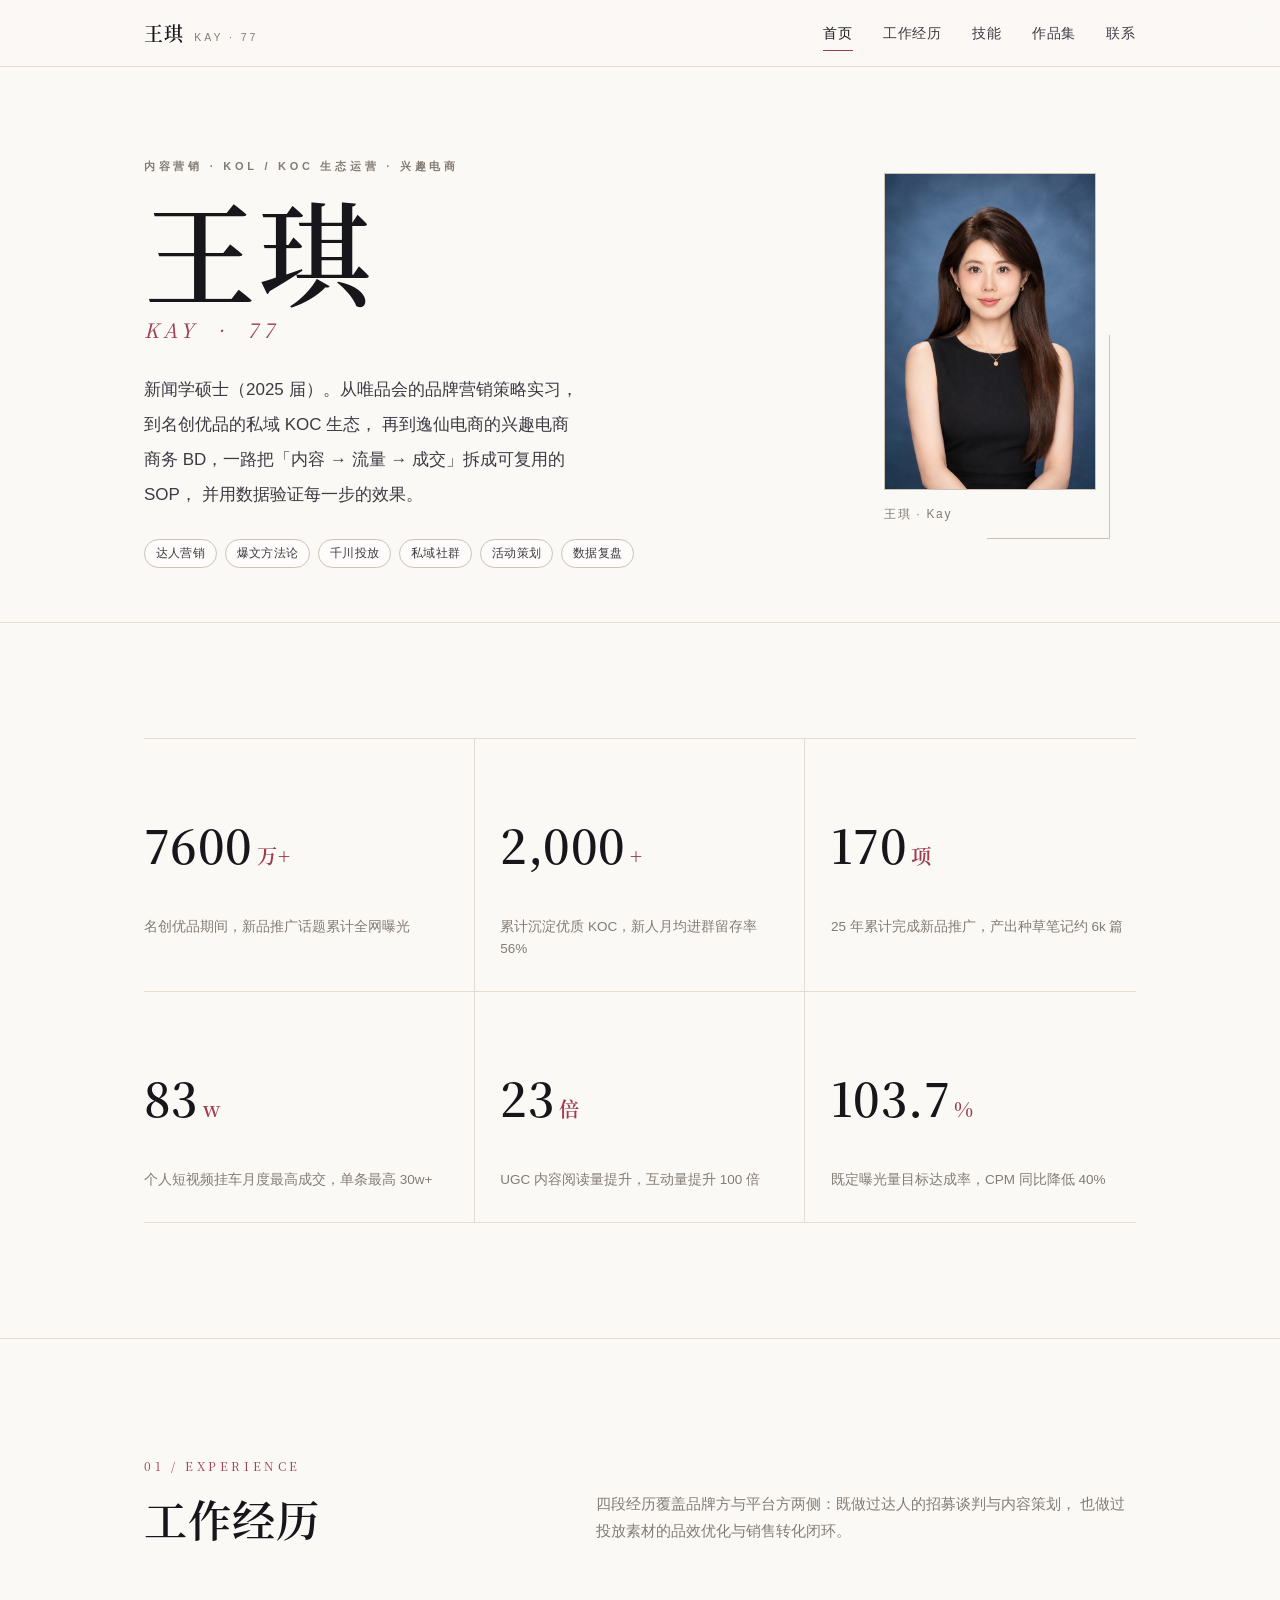
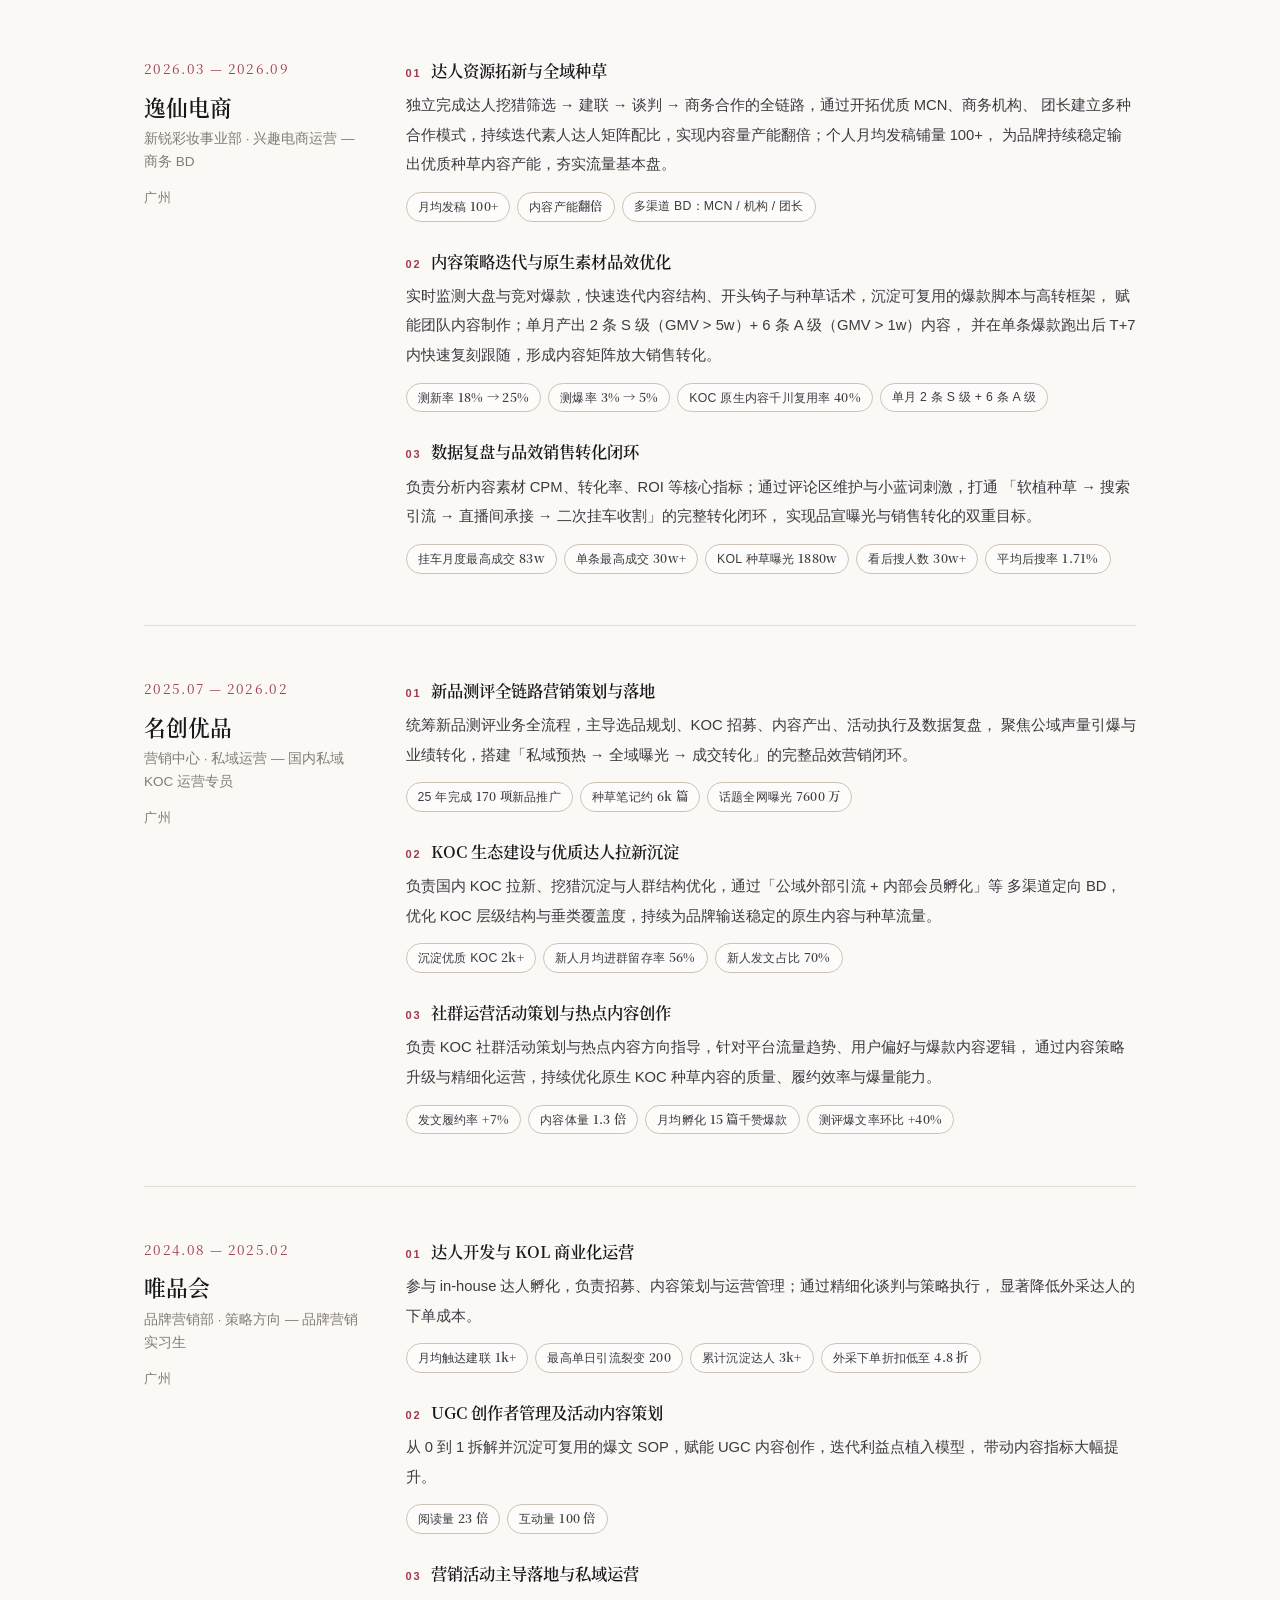
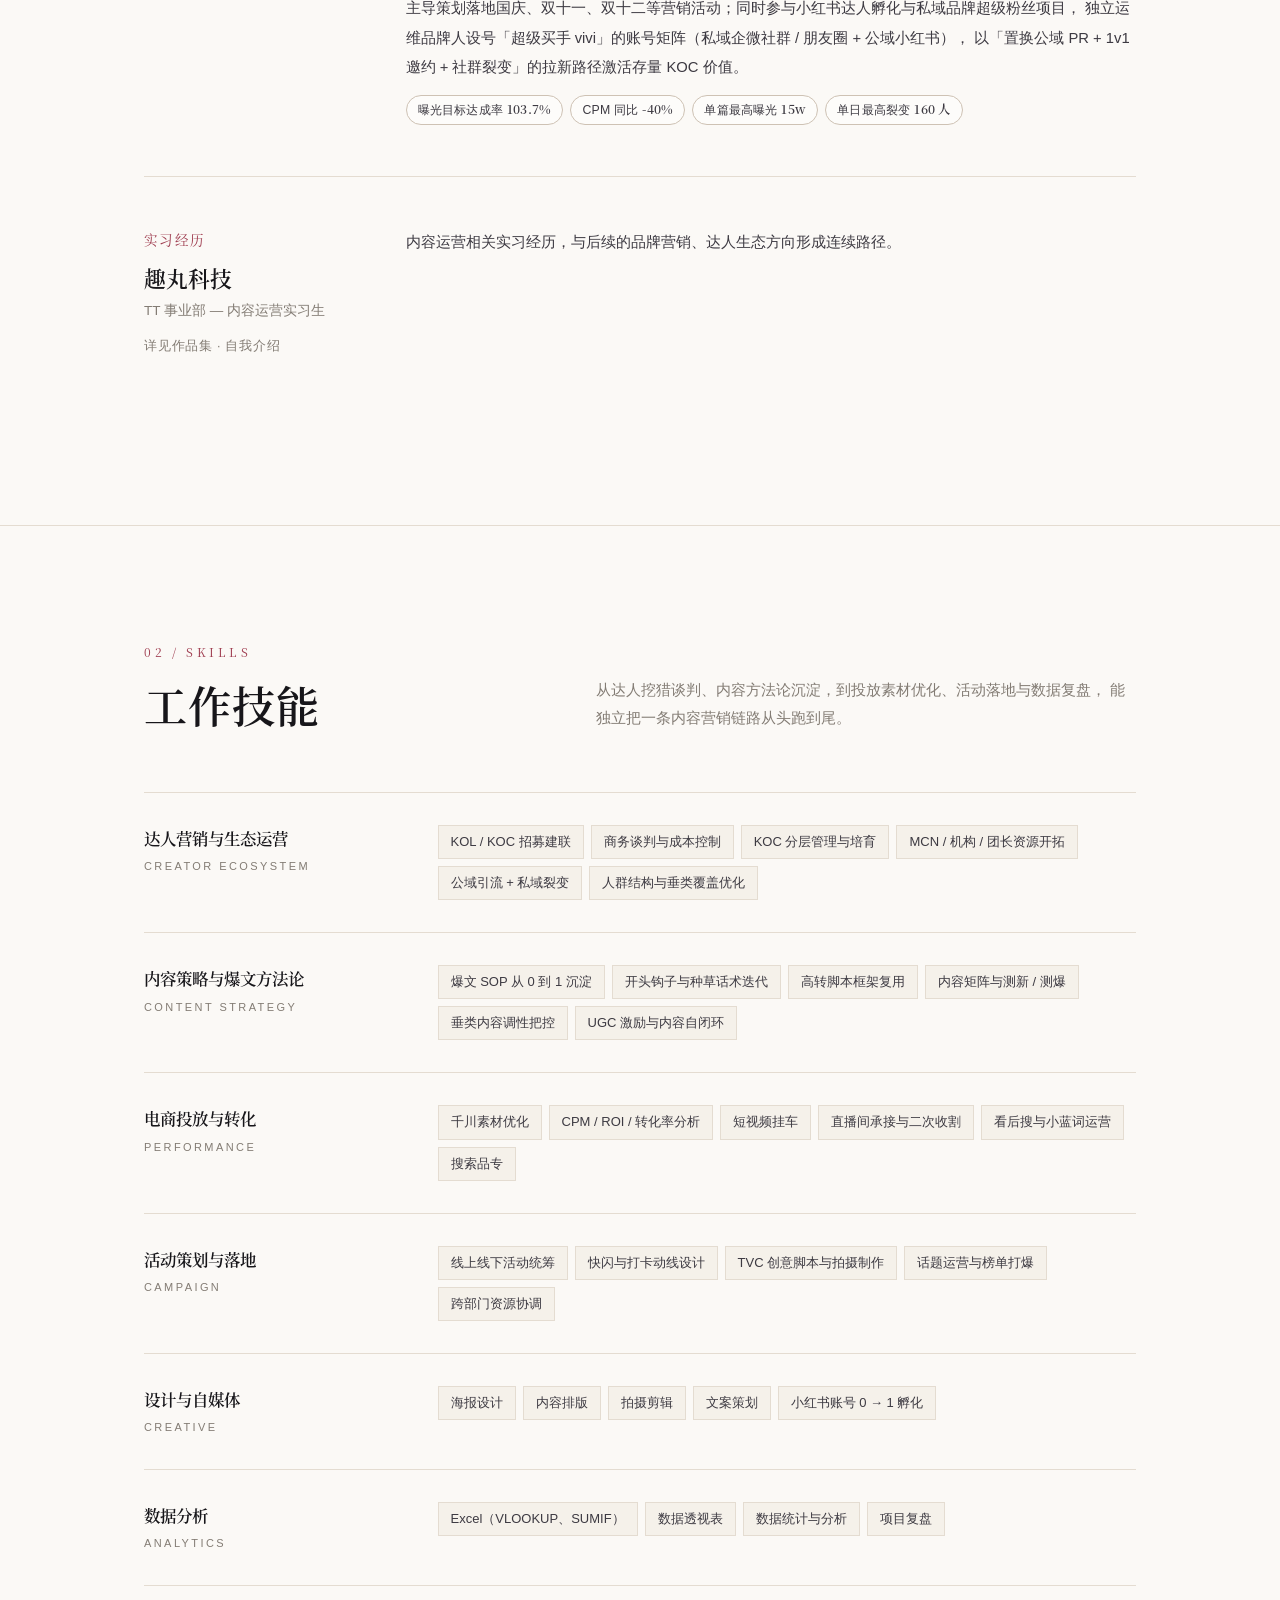
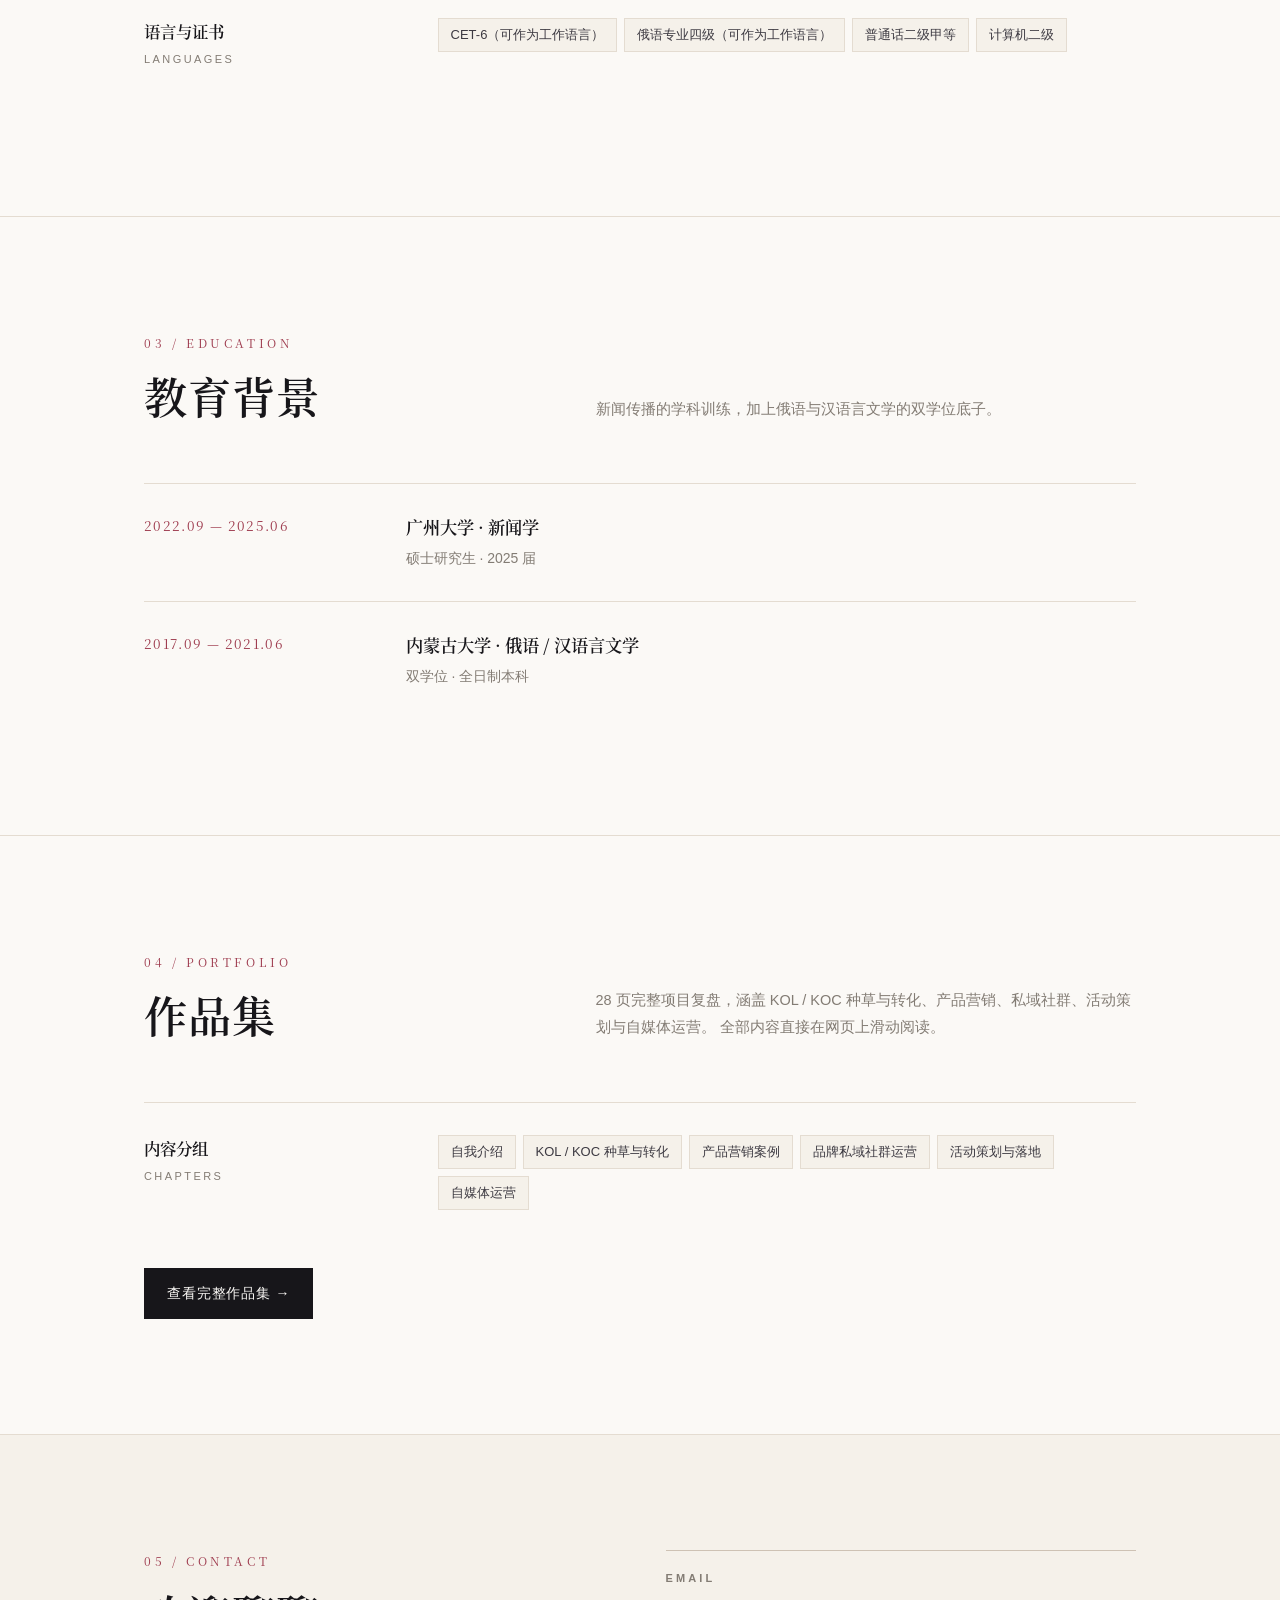
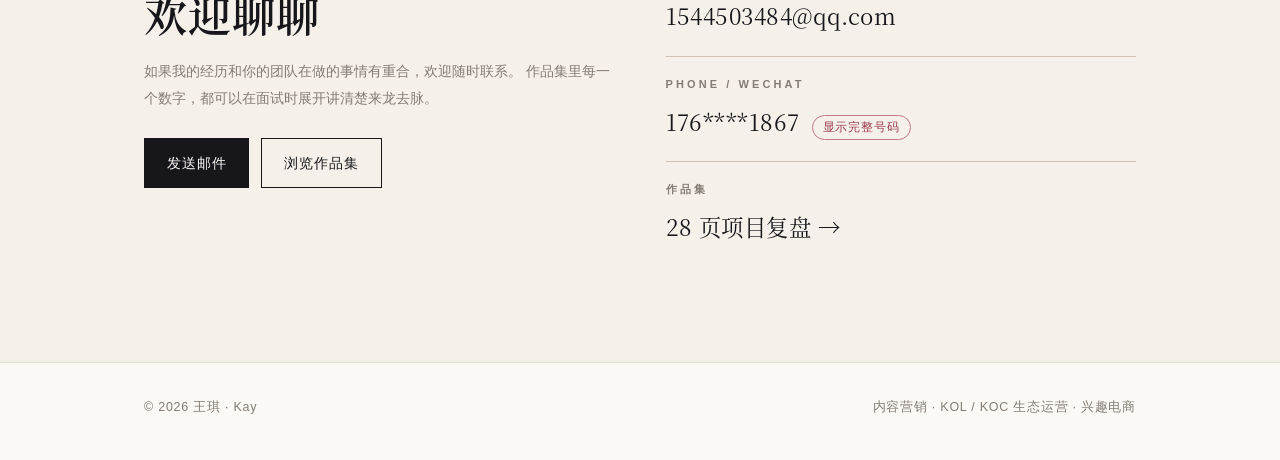
<file: index.html>
<!doctype html>
<html lang="zh-CN">
<head>
<meta charset="utf-8">
<meta name="viewport" content="width=device-width, initial-scale=1, viewport-fit=cover">
<title>王琪 Kay · 内容营销 / KOL-KOC 生态运营 / 兴趣电商</title>
<meta name="description" content="王琪（Kay）的个人网站：内容营销与达人生态运营。品牌营销策略、私域 KOC 生态、兴趣电商商务 BD 与投放转化，附完整作品集。">
<meta name="author" content="王琪 Kay">
<meta name="theme-color" content="#fbf9f6">
<meta name="color-scheme" content="light">
<!-- iOS 会把 176-2081-1867 这类数字自动变成拨号链接，绕过页面上的打码按钮 -->
<meta name="format-detection" content="telephone=no">
<meta name="apple-mobile-web-app-capable" content="yes">
<meta name="apple-mobile-web-app-status-bar-style" content="default">
<meta name="apple-mobile-web-app-title" content="王琪 Kay">
<meta name="mobile-web-app-capable" content="yes">
<link rel="icon" href="assets/favicon.svg" type="image/svg+xml">
<link rel="apple-touch-icon" href="assets/favicon.svg">
<link rel="stylesheet" href="css/style.css">
</head>
<body>
<a class="skip-link" href="#main">跳到主要内容</a>

<header class="site-header">
  <div class="wrap">
    <a class="brand" href="index.html">王琪 <small>Kay · 77</small></a>
    <nav class="site-nav" aria-label="主导航">
      <a href="index.html" aria-current="page">首页</a>
      <a href="#experience">工作经历</a>
      <a href="#skills">技能</a>
      <a href="portfolio.html">作品集</a>
      <a href="#contact">联系</a>
    </nav>
  </div>
</header>

<main id="main">

  <!-- ============================== Hero ============================== -->
  <section class="hero">
    <div class="wrap hero-grid">
      <div>
        <p class="eyebrow">内容营销 · KOL / KOC 生态运营 · 兴趣电商</p>
        <h1 class="hero-name">王琪</h1>
        <p class="hero-latin">KAY &nbsp;·&nbsp; 77</p>
        <p class="hero-lede">
          新闻学硕士（2025 届）。从唯品会的品牌营销策略实习，到名创优品的私域 KOC 生态，
          再到逸仙电商的兴趣电商商务 BD，一路把「内容 → 流量 → 成交」拆成可复用的 SOP，
          并用数据验证每一步的效果。
        </p>
        <div class="hero-tags">
          <span class="metric">达人营销</span>
          <span class="metric">爆文方法论</span>
          <span class="metric">千川投放</span>
          <span class="metric">私域社群</span>
          <span class="metric">活动策划</span>
          <span class="metric">数据复盘</span>
        </div>
      </div>
      <figure class="hero-portrait">
        <img src="assets/portrait.jpg" width="615" height="922" alt="王琪（Kay）的照片">
        <figcaption>王琪 · Kay</figcaption>
      </figure>
    </div>
  </section>

  <!-- ============================== 数据 ============================== -->
  <section class="section" aria-label="关键数据">
    <div class="wrap">
      <div class="stats">
        <div class="stat reveal">
          <p class="stat-num">7600<em>万+</em></p>
          <p class="stat-label">名创优品期间，新品推广话题累计全网曝光</p>
        </div>
        <div class="stat reveal">
          <p class="stat-num">2,000<em>+</em></p>
          <p class="stat-label">累计沉淀优质 KOC，新人月均进群留存率 56%</p>
        </div>
        <div class="stat reveal">
          <p class="stat-num">170<em>项</em></p>
          <p class="stat-label">25 年累计完成新品推广，产出种草笔记约 6k 篇</p>
        </div>
        <div class="stat reveal">
          <p class="stat-num">83<em>w</em></p>
          <p class="stat-label">个人短视频挂车月度最高成交，单条最高 30w+</p>
        </div>
        <div class="stat reveal">
          <p class="stat-num">23<em>倍</em></p>
          <p class="stat-label">UGC 内容阅读量提升，互动量提升 100 倍</p>
        </div>
        <div class="stat reveal">
          <p class="stat-num">103.7<em>%</em></p>
          <p class="stat-label">既定曝光量目标达成率，CPM 同比降低 40%</p>
        </div>
      </div>
    </div>
  </section>

  <!-- ============================ 工作经历 ============================ -->
  <section class="section" id="experience">
    <div class="wrap">
      <div class="section-head">
        <div>
          <span class="section-index">01 / EXPERIENCE</span>
          <h2 class="section-title">工作经历</h2>
        </div>
        <p class="section-note">
          四段经历覆盖品牌方与平台方两侧：既做过达人的招募谈判与内容策划，
          也做过投放素材的品效优化与销售转化闭环。
        </p>
      </div>

      <!-- 逸仙电商 -->
      <article class="job reveal">
        <div>
          <p class="job-when">2026.03 — 2026.09</p>
          <h3 class="job-company">逸仙电商</h3>
          <p class="job-role">新锐彩妆事业部 · 兴趣电商运营 — 商务 BD</p>
          <p class="job-where">广州</p>
        </div>
        <div class="duties">
          <div class="duty">
            <h4 class="duty-title"><span>01</span>达人资源拓新与全域种草</h4>
            <p class="duty-body">
              独立完成达人挖猎筛选 → 建联 → 谈判 → 商务合作的全链路，通过开拓优质 MCN、商务机构、
              团长建立多种合作模式，持续迭代素人达人矩阵配比，实现内容量产能翻倍；个人月均发稿铺量 100+，
              为品牌持续稳定输出优质种草内容产能，夯实流量基本盘。
            </p>
            <div class="metrics">
              <span class="metric">月均发稿 <strong>100+</strong></span>
              <span class="metric">内容产能<strong>翻倍</strong></span>
              <span class="metric">多渠道 BD：MCN / 机构 / 团长</span>
            </div>
          </div>
          <div class="duty">
            <h4 class="duty-title"><span>02</span>内容策略迭代与原生素材品效优化</h4>
            <p class="duty-body">
              实时监测大盘与竞对爆款，快速迭代内容结构、开头钩子与种草话术，沉淀可复用的爆款脚本与高转框架，
              赋能团队内容制作；单月产出 2 条 S 级（GMV &gt; 5w）+ 6 条 A 级（GMV &gt; 1w）内容，
              并在单条爆款跑出后 T+7 内快速复刻跟随，形成内容矩阵放大销售转化。
            </p>
            <div class="metrics">
              <span class="metric">测新率 <strong>18% → 25%</strong></span>
              <span class="metric">测爆率 <strong>3% → 5%</strong></span>
              <span class="metric">KOC 原生内容千川复用率 <strong>40%</strong></span>
              <span class="metric">单月 2 条 S 级 + 6 条 A 级</span>
            </div>
          </div>
          <div class="duty">
            <h4 class="duty-title"><span>03</span>数据复盘与品效销售转化闭环</h4>
            <p class="duty-body">
              负责分析内容素材 CPM、转化率、ROI 等核心指标；通过评论区维护与小蓝词刺激，打通
              「软植种草 → 搜索引流 → 直播间承接 → 二次挂车收割」的完整转化闭环，
              实现品宣曝光与销售转化的双重目标。
            </p>
            <div class="metrics">
              <span class="metric">挂车月度最高成交 <strong>83w</strong></span>
              <span class="metric">单条最高成交 <strong>30w+</strong></span>
              <span class="metric">KOL 种草曝光 <strong>1880w</strong></span>
              <span class="metric">看后搜人数 <strong>30w+</strong></span>
              <span class="metric">平均后搜率 <strong>1.71%</strong></span>
            </div>
          </div>
        </div>
      </article>

      <!-- 名创优品 -->
      <article class="job reveal">
        <div>
          <p class="job-when">2025.07 — 2026.02</p>
          <h3 class="job-company">名创优品</h3>
          <p class="job-role">营销中心 · 私域运营 — 国内私域 KOC 运营专员</p>
          <p class="job-where">广州</p>
        </div>
        <div class="duties">
          <div class="duty">
            <h4 class="duty-title"><span>01</span>新品测评全链路营销策划与落地</h4>
            <p class="duty-body">
              统筹新品测评业务全流程，主导选品规划、KOC 招募、内容产出、活动执行及数据复盘，
              聚焦公域声量引爆与业绩转化，搭建「私域预热 → 全域曝光 → 成交转化」的完整品效营销闭环。
            </p>
            <div class="metrics">
              <span class="metric">25 年完成 <strong>170 项</strong>新品推广</span>
              <span class="metric">种草笔记约 <strong>6k 篇</strong></span>
              <span class="metric">话题全网曝光 <strong>7600 万</strong></span>
            </div>
          </div>
          <div class="duty">
            <h4 class="duty-title"><span>02</span>KOC 生态建设与优质达人拉新沉淀</h4>
            <p class="duty-body">
              负责国内 KOC 拉新、挖猎沉淀与人群结构优化，通过「公域外部引流 + 内部会员孵化」等
              多渠道定向 BD，优化 KOC 层级结构与垂类覆盖度，持续为品牌输送稳定的原生内容与种草流量。
            </p>
            <div class="metrics">
              <span class="metric">沉淀优质 KOC <strong>2k+</strong></span>
              <span class="metric">新人月均进群留存率 <strong>56%</strong></span>
              <span class="metric">新人发文占比 <strong>70%</strong></span>
            </div>
          </div>
          <div class="duty">
            <h4 class="duty-title"><span>03</span>社群运营活动策划与热点内容创作</h4>
            <p class="duty-body">
              负责 KOC 社群活动策划与热点内容方向指导，针对平台流量趋势、用户偏好与爆款内容逻辑，
              通过内容策略升级与精细化运营，持续优化原生 KOC 种草内容的质量、履约效率与爆量能力。
            </p>
            <div class="metrics">
              <span class="metric">发文履约率 <strong>+7%</strong></span>
              <span class="metric">内容体量 <strong>1.3 倍</strong></span>
              <span class="metric">月均孵化 <strong>15 篇</strong>千赞爆款</span>
              <span class="metric">测评爆文率环比 <strong>+40%</strong></span>
            </div>
          </div>
        </div>
      </article>

      <!-- 唯品会 -->
      <article class="job reveal">
        <div>
          <p class="job-when">2024.08 — 2025.02</p>
          <h3 class="job-company">唯品会</h3>
          <p class="job-role">品牌营销部 · 策略方向 — 品牌营销实习生</p>
          <p class="job-where">广州</p>
        </div>
        <div class="duties">
          <div class="duty">
            <h4 class="duty-title"><span>01</span>达人开发与 KOL 商业化运营</h4>
            <p class="duty-body">
              参与 in-house 达人孵化，负责招募、内容策划与运营管理；通过精细化谈判与策略执行，
              显著降低外采达人的下单成本。
            </p>
            <div class="metrics">
              <span class="metric">月均触达建联 <strong>1k+</strong></span>
              <span class="metric">最高单日引流裂变 <strong>200</strong></span>
              <span class="metric">累计沉淀达人 <strong>3k+</strong></span>
              <span class="metric">外采下单折扣低至 <strong>4.8 折</strong></span>
            </div>
          </div>
          <div class="duty">
            <h4 class="duty-title"><span>02</span>UGC 创作者管理及活动内容策划</h4>
            <p class="duty-body">
              从 0 到 1 拆解并沉淀可复用的爆文 SOP，赋能 UGC 内容创作，迭代利益点植入模型，
              带动内容指标大幅提升。
            </p>
            <div class="metrics">
              <span class="metric">阅读量 <strong>23 倍</strong></span>
              <span class="metric">互动量 <strong>100 倍</strong></span>
            </div>
          </div>
          <div class="duty">
            <h4 class="duty-title"><span>03</span>营销活动主导落地与私域运营</h4>
            <p class="duty-body">
              主导策划落地国庆、双十一、双十二等营销活动；同时参与小红书达人孵化与私域品牌超级粉丝项目，
              独立运维品牌人设号「超级买手 vivi」的账号矩阵（私域企微社群 / 朋友圈 + 公域小红书），
              以「置换公域 PR + 1v1 邀约 + 社群裂变」的拉新路径激活存量 KOC 价值。
            </p>
            <div class="metrics">
              <span class="metric">曝光目标达成率 <strong>103.7%</strong></span>
              <span class="metric">CPM 同比 <strong>-40%</strong></span>
              <span class="metric">单篇最高曝光 <strong>15w</strong></span>
              <span class="metric">单日最高裂变 <strong>160 人</strong></span>
            </div>
          </div>
        </div>
      </article>

      <!-- 其他 -->
      <article class="job reveal">
        <div>
          <p class="job-when">实习经历</p>
          <h3 class="job-company">趣丸科技</h3>
          <p class="job-role">TT 事业部 — 内容运营实习生</p>
          <p class="job-where">详见作品集 · 自我介绍</p>
        </div>
        <div class="duties">
          <div class="duty">
            <p class="duty-body">
              内容运营相关实习经历，与后续的品牌营销、达人生态方向形成连续路径。
            </p>
          </div>
        </div>
      </article>
    </div>
  </section>

  <!-- ============================== 技能 ============================== -->
  <section class="section" id="skills">
    <div class="wrap">
      <div class="section-head">
        <div>
          <span class="section-index">02 / SKILLS</span>
          <h2 class="section-title">工作技能</h2>
        </div>
        <p class="section-note">
          从达人挖猎谈判、内容方法论沉淀，到投放素材优化、活动落地与数据复盘，
          能独立把一条内容营销链路从头跑到尾。
        </p>
      </div>

      <div class="skill-row reveal">
        <h3 class="skill-name">达人营销与生态运营<small>Creator Ecosystem</small></h3>
        <div class="tags">
          <span class="tag">KOL / KOC 招募建联</span>
          <span class="tag">商务谈判与成本控制</span>
          <span class="tag">KOC 分层管理与培育</span>
          <span class="tag">MCN / 机构 / 团长资源开拓</span>
          <span class="tag">公域引流 + 私域裂变</span>
          <span class="tag">人群结构与垂类覆盖优化</span>
        </div>
      </div>

      <div class="skill-row reveal">
        <h3 class="skill-name">内容策略与爆文方法论<small>Content Strategy</small></h3>
        <div class="tags">
          <span class="tag">爆文 SOP 从 0 到 1 沉淀</span>
          <span class="tag">开头钩子与种草话术迭代</span>
          <span class="tag">高转脚本框架复用</span>
          <span class="tag">内容矩阵与测新 / 测爆</span>
          <span class="tag">垂类内容调性把控</span>
          <span class="tag">UGC 激励与内容自闭环</span>
        </div>
      </div>

      <div class="skill-row reveal">
        <h3 class="skill-name">电商投放与转化<small>Performance</small></h3>
        <div class="tags">
          <span class="tag">千川素材优化</span>
          <span class="tag">CPM / ROI / 转化率分析</span>
          <span class="tag">短视频挂车</span>
          <span class="tag">直播间承接与二次收割</span>
          <span class="tag">看后搜与小蓝词运营</span>
          <span class="tag">搜索品专</span>
        </div>
      </div>

      <div class="skill-row reveal">
        <h3 class="skill-name">活动策划与落地<small>Campaign</small></h3>
        <div class="tags">
          <span class="tag">线上线下活动统筹</span>
          <span class="tag">快闪与打卡动线设计</span>
          <span class="tag">TVC 创意脚本与拍摄制作</span>
          <span class="tag">话题运营与榜单打爆</span>
          <span class="tag">跨部门资源协调</span>
        </div>
      </div>

      <div class="skill-row reveal">
        <h3 class="skill-name">设计与自媒体<small>Creative</small></h3>
        <div class="tags">
          <span class="tag">海报设计</span>
          <span class="tag">内容排版</span>
          <span class="tag">拍摄剪辑</span>
          <span class="tag">文案策划</span>
          <span class="tag">小红书账号 0 → 1 孵化</span>
        </div>
      </div>

      <div class="skill-row reveal">
        <h3 class="skill-name">数据分析<small>Analytics</small></h3>
        <div class="tags">
          <span class="tag">Excel（VLOOKUP、SUMIF）</span>
          <span class="tag">数据透视表</span>
          <span class="tag">数据统计与分析</span>
          <span class="tag">项目复盘</span>
        </div>
      </div>

      <div class="skill-row reveal">
        <h3 class="skill-name">语言与证书<small>Languages</small></h3>
        <div class="tags">
          <span class="tag">CET-6（可作为工作语言）</span>
          <span class="tag">俄语专业四级（可作为工作语言）</span>
          <span class="tag">普通话二级甲等</span>
          <span class="tag">计算机二级</span>
        </div>
      </div>
    </div>
  </section>

  <!-- ============================== 教育 ============================== -->
  <section class="section" id="education">
    <div class="wrap">
      <div class="section-head">
        <div>
          <span class="section-index">03 / EDUCATION</span>
          <h2 class="section-title">教育背景</h2>
        </div>
        <p class="section-note">新闻传播的学科训练，加上俄语与汉语言文学的双学位底子。</p>
      </div>

      <div class="edu reveal">
        <p class="edu-year">2022.09 — 2025.06</p>
        <div>
          <h3 class="edu-school">广州大学 · 新闻学</h3>
          <p class="edu-detail">硕士研究生 · 2025 届</p>
        </div>
      </div>
      <div class="edu reveal">
        <p class="edu-year">2017.09 — 2021.06</p>
        <div>
          <h3 class="edu-school">内蒙古大学 · 俄语 / 汉语言文学</h3>
          <p class="edu-detail">双学位 · 全日制本科</p>
        </div>
      </div>
    </div>
  </section>

  <!-- ============================== 作品集 ============================== -->
  <section class="section" id="portfolio">
    <div class="wrap">
      <div class="section-head">
        <div>
          <span class="section-index">04 / PORTFOLIO</span>
          <h2 class="section-title">作品集</h2>
        </div>
        <p class="section-note">
          28 页完整项目复盘，涵盖 KOL / KOC 种草与转化、产品营销、私域社群、活动策划与自媒体运营。
          全部内容直接在网页上滑动阅读。
        </p>
      </div>

      <div class="skill-row reveal">
        <h3 class="skill-name">内容分组<small>Chapters</small></h3>
        <div class="tags">
          <a class="tag" href="portfolio.html#group-1">自我介绍</a>
          <a class="tag" href="portfolio.html#group-2">KOL / KOC 种草与转化</a>
          <a class="tag" href="portfolio.html#group-3">产品营销案例</a>
          <a class="tag" href="portfolio.html#group-4">品牌私域社群运营</a>
          <a class="tag" href="portfolio.html#group-5">活动策划与落地</a>
          <a class="tag" href="portfolio.html#group-6">自媒体运营</a>
        </div>
      </div>

      <div class="cta-row">
        <a class="btn" href="portfolio.html">查看完整作品集 →</a>
      </div>
    </div>
  </section>

  <!-- ============================== 联系 ============================== -->
  <section class="section contact" id="contact">
    <div class="wrap contact-grid">
      <div>
        <span class="section-index">05 / CONTACT</span>
        <h2 class="section-title">欢迎聊聊</h2>
        <p class="contact-note">
          如果我的经历和你的团队在做的事情有重合，欢迎随时联系。
          作品集里每一个数字，都可以在面试时展开讲清楚来龙去脉。
        </p>
        <div class="cta-row">
          <a class="btn" href="mailto:1544503484@qq.com">发送邮件</a>
          <a class="btn btn-ghost" href="portfolio.html">浏览作品集</a>
        </div>
      </div>
      <ul class="contact-list">
        <li>
          <span class="contact-key">Email</span>
          <span class="contact-val"><a href="mailto:1544503484@qq.com">1544503484@qq.com</a></span>
        </li>
        <li>
          <span class="contact-key">Phone / WeChat</span>
          <span class="contact-val phone-reveal">
            <span id="phoneValue" data-full="176-2081-1867" data-masked="176****1867">176****1867</span>
            <button class="reveal-btn" id="phoneReveal" type="button" aria-live="polite">显示完整号码</button>
          </span>
        </li>
        <li>
          <span class="contact-key">作品集</span>
          <span class="contact-val"><a href="portfolio.html">28 页项目复盘 →</a></span>
        </li>
      </ul>
    </div>
  </section>
</main>

<footer class="site-footer">
  <div class="wrap">
    <span>© <span id="year">2026</span> 王琪 · Kay</span>
    <span>内容营销 · KOL / KOC 生态运营 · 兴趣电商</span>
  </div>
</footer>

<script src="js/main.js"></script>
</body>
</html>
</file>
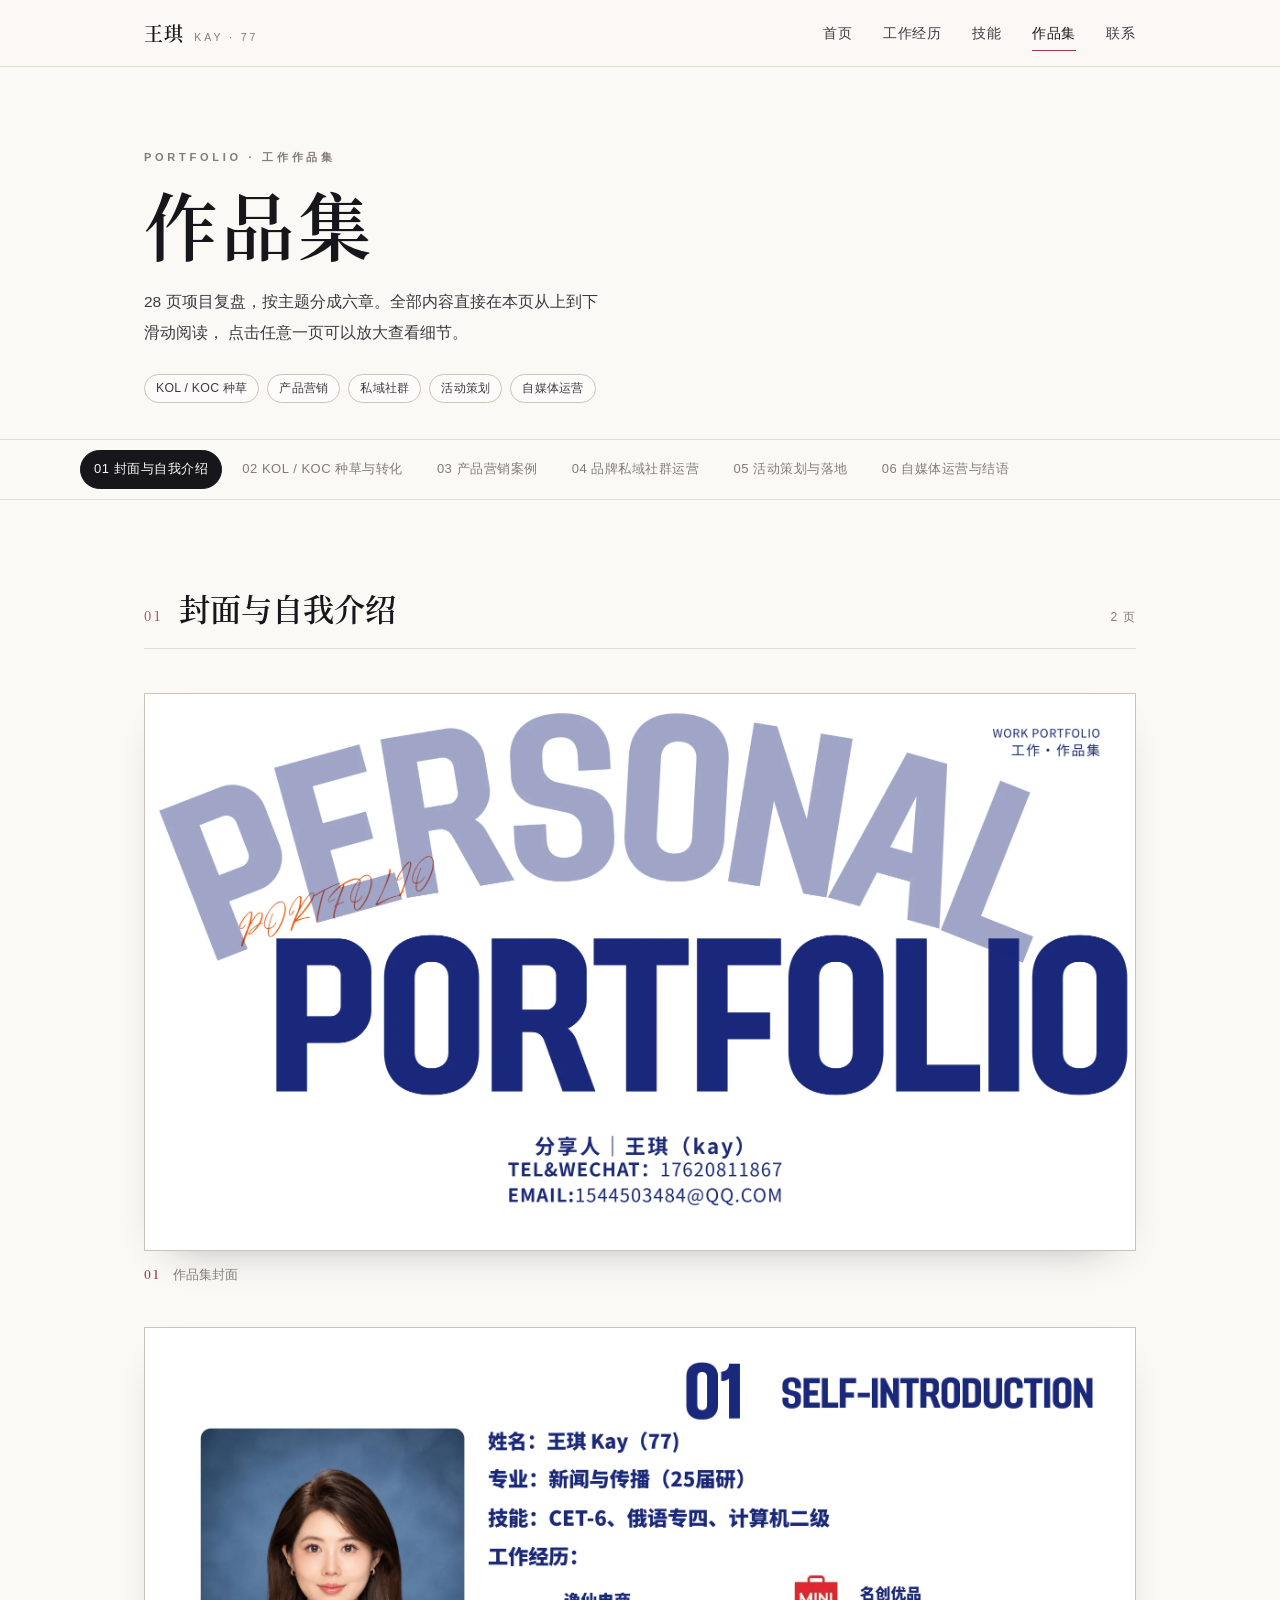
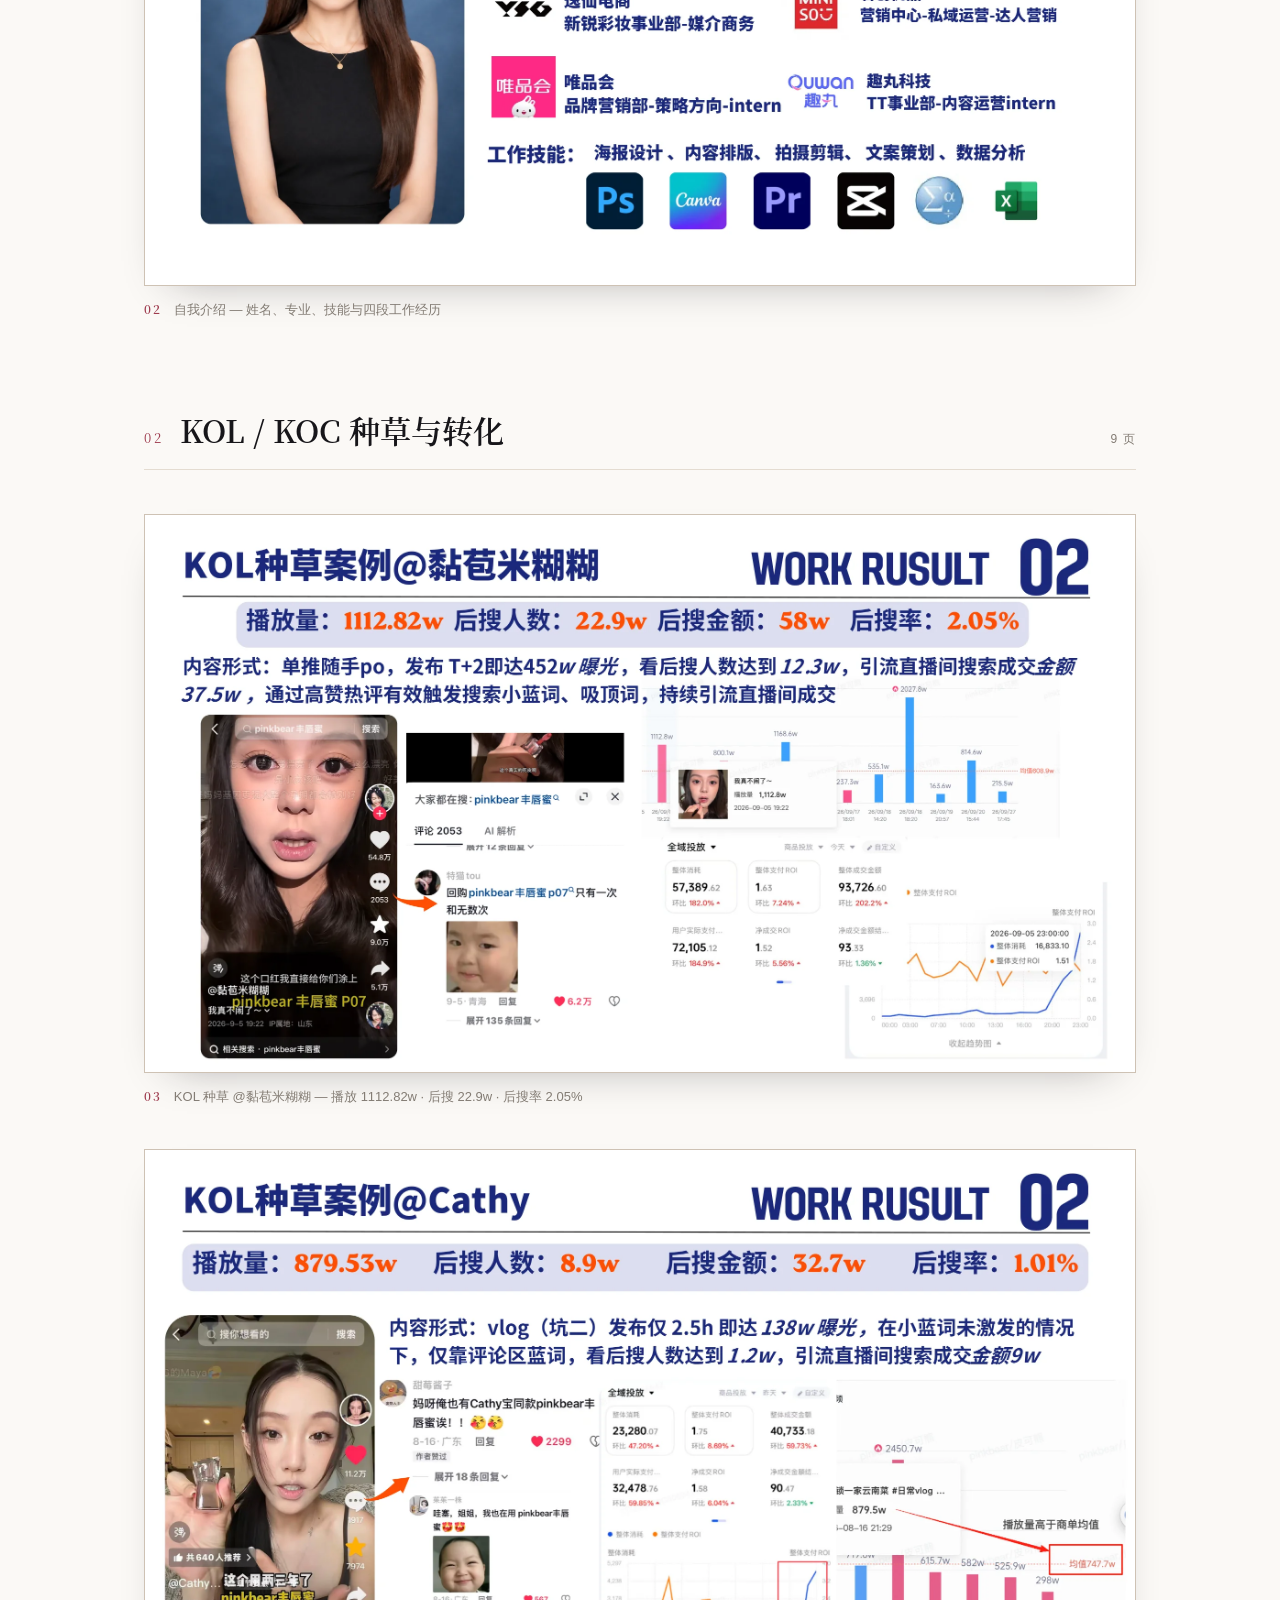
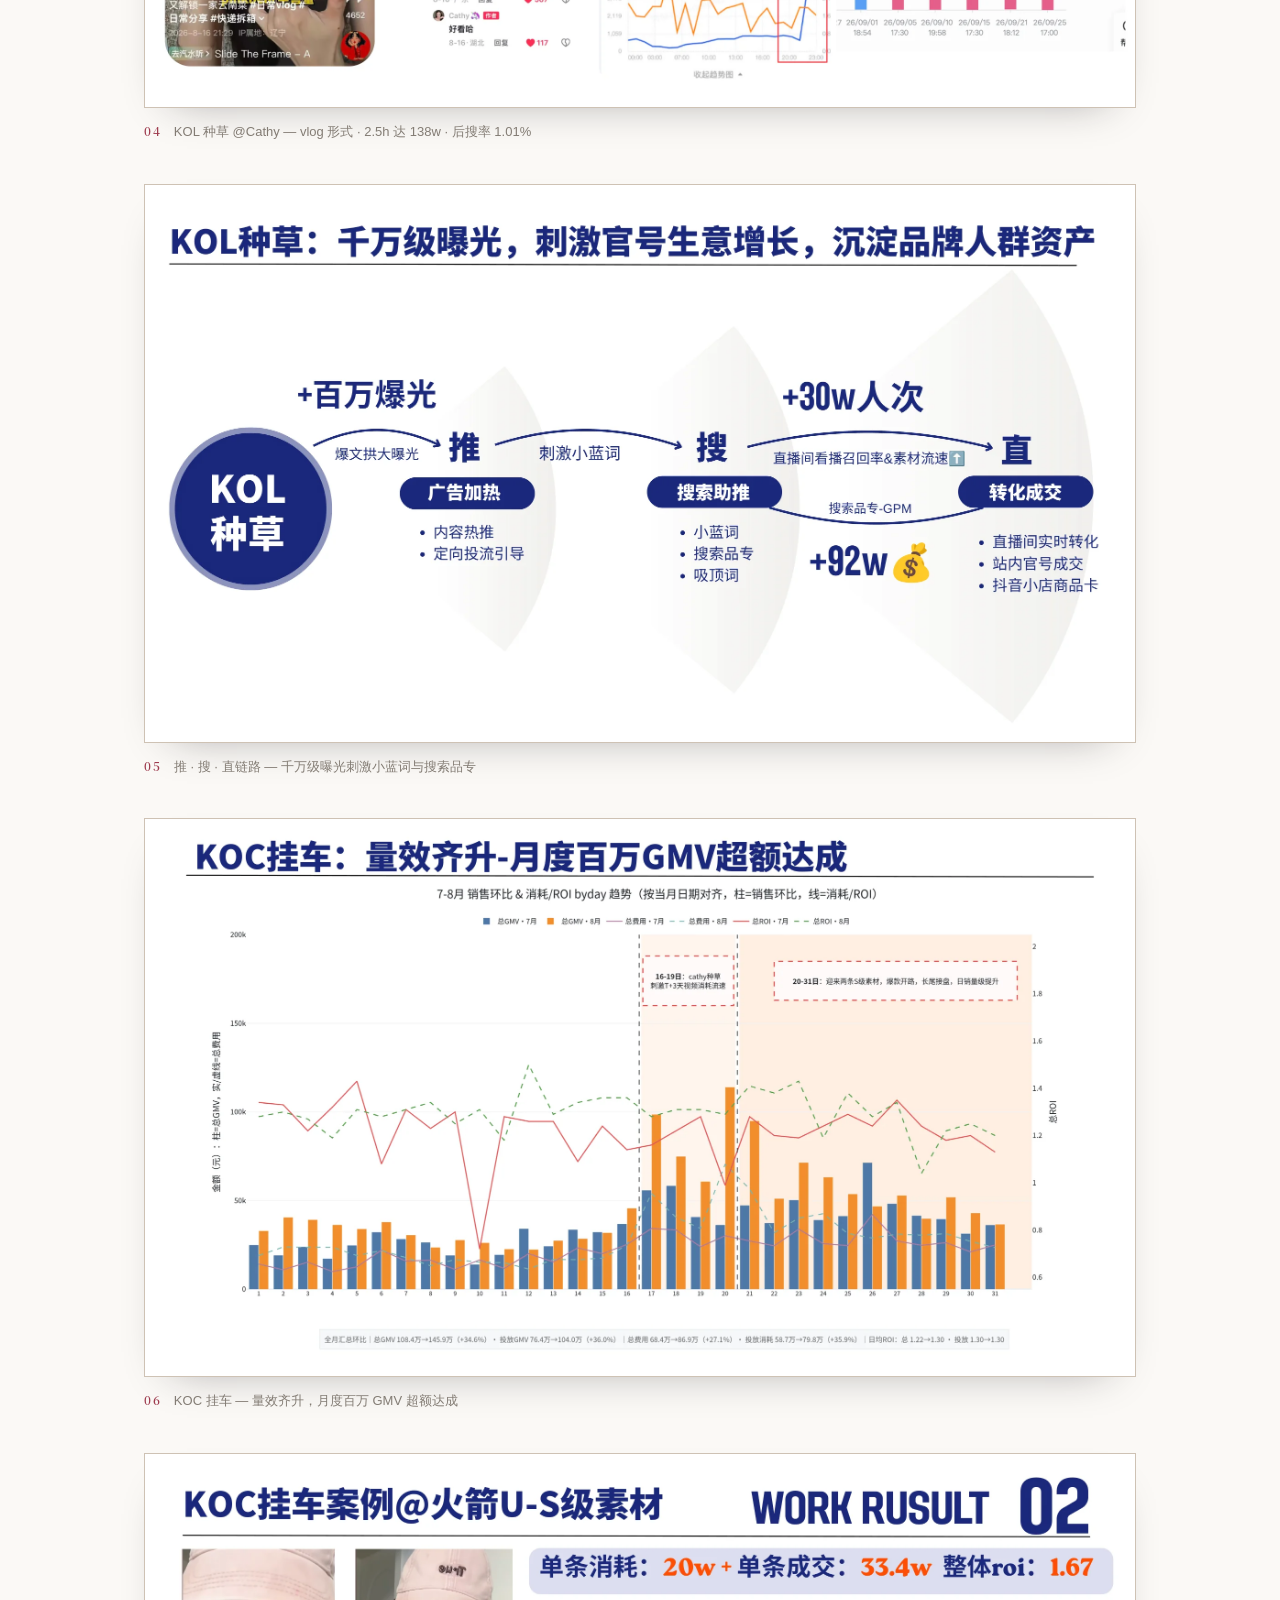
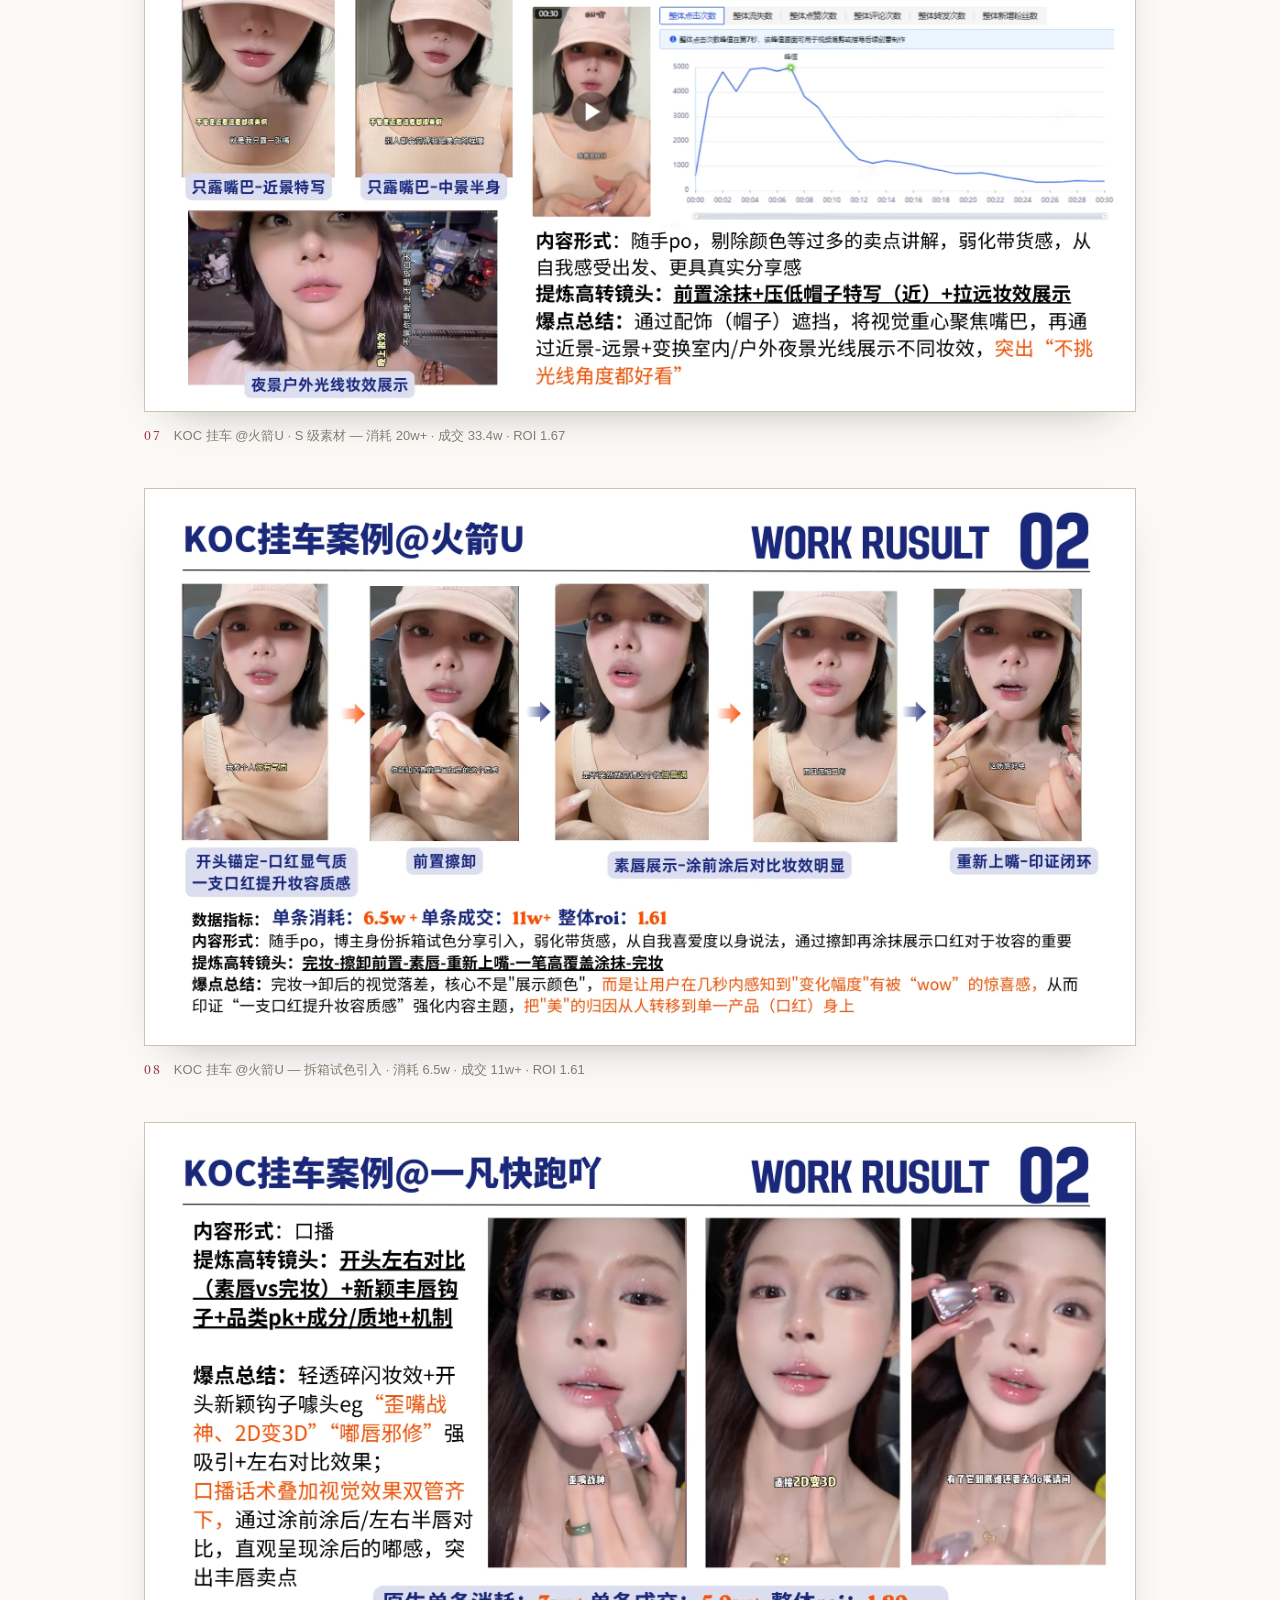
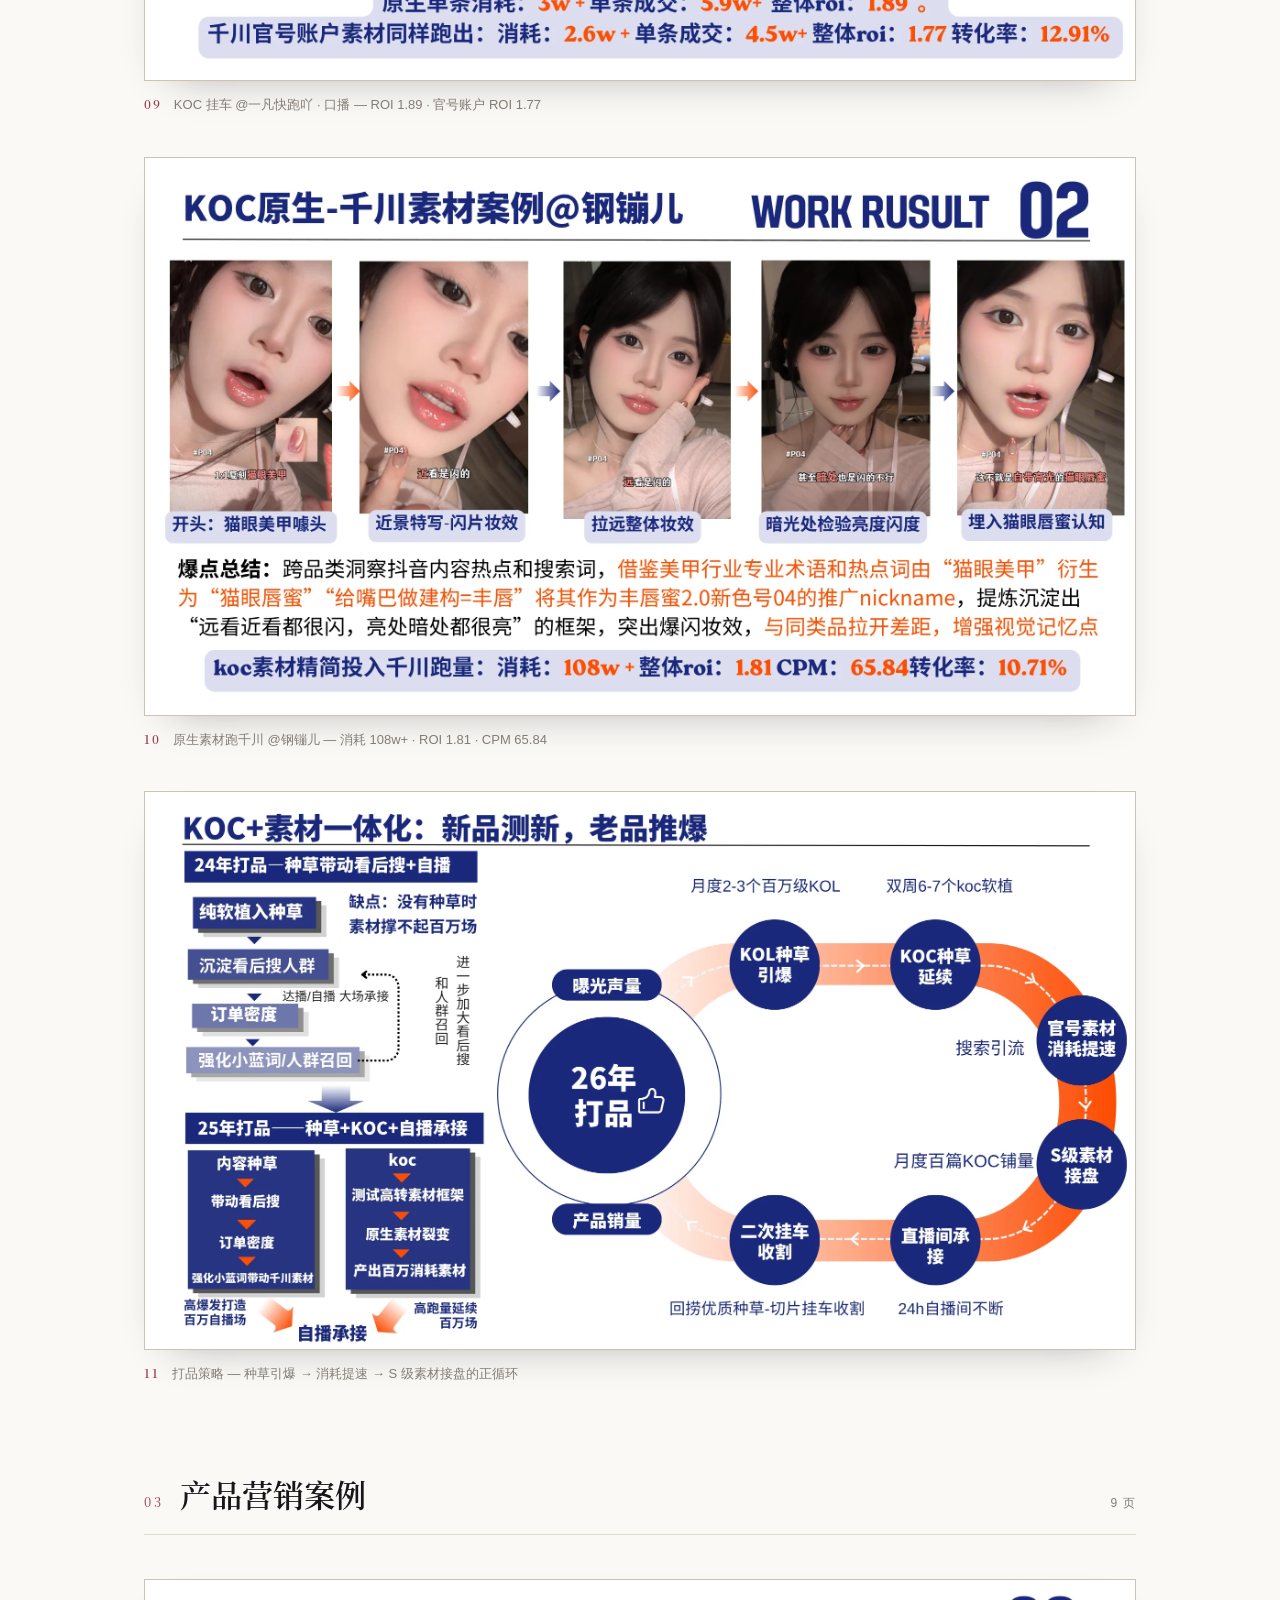
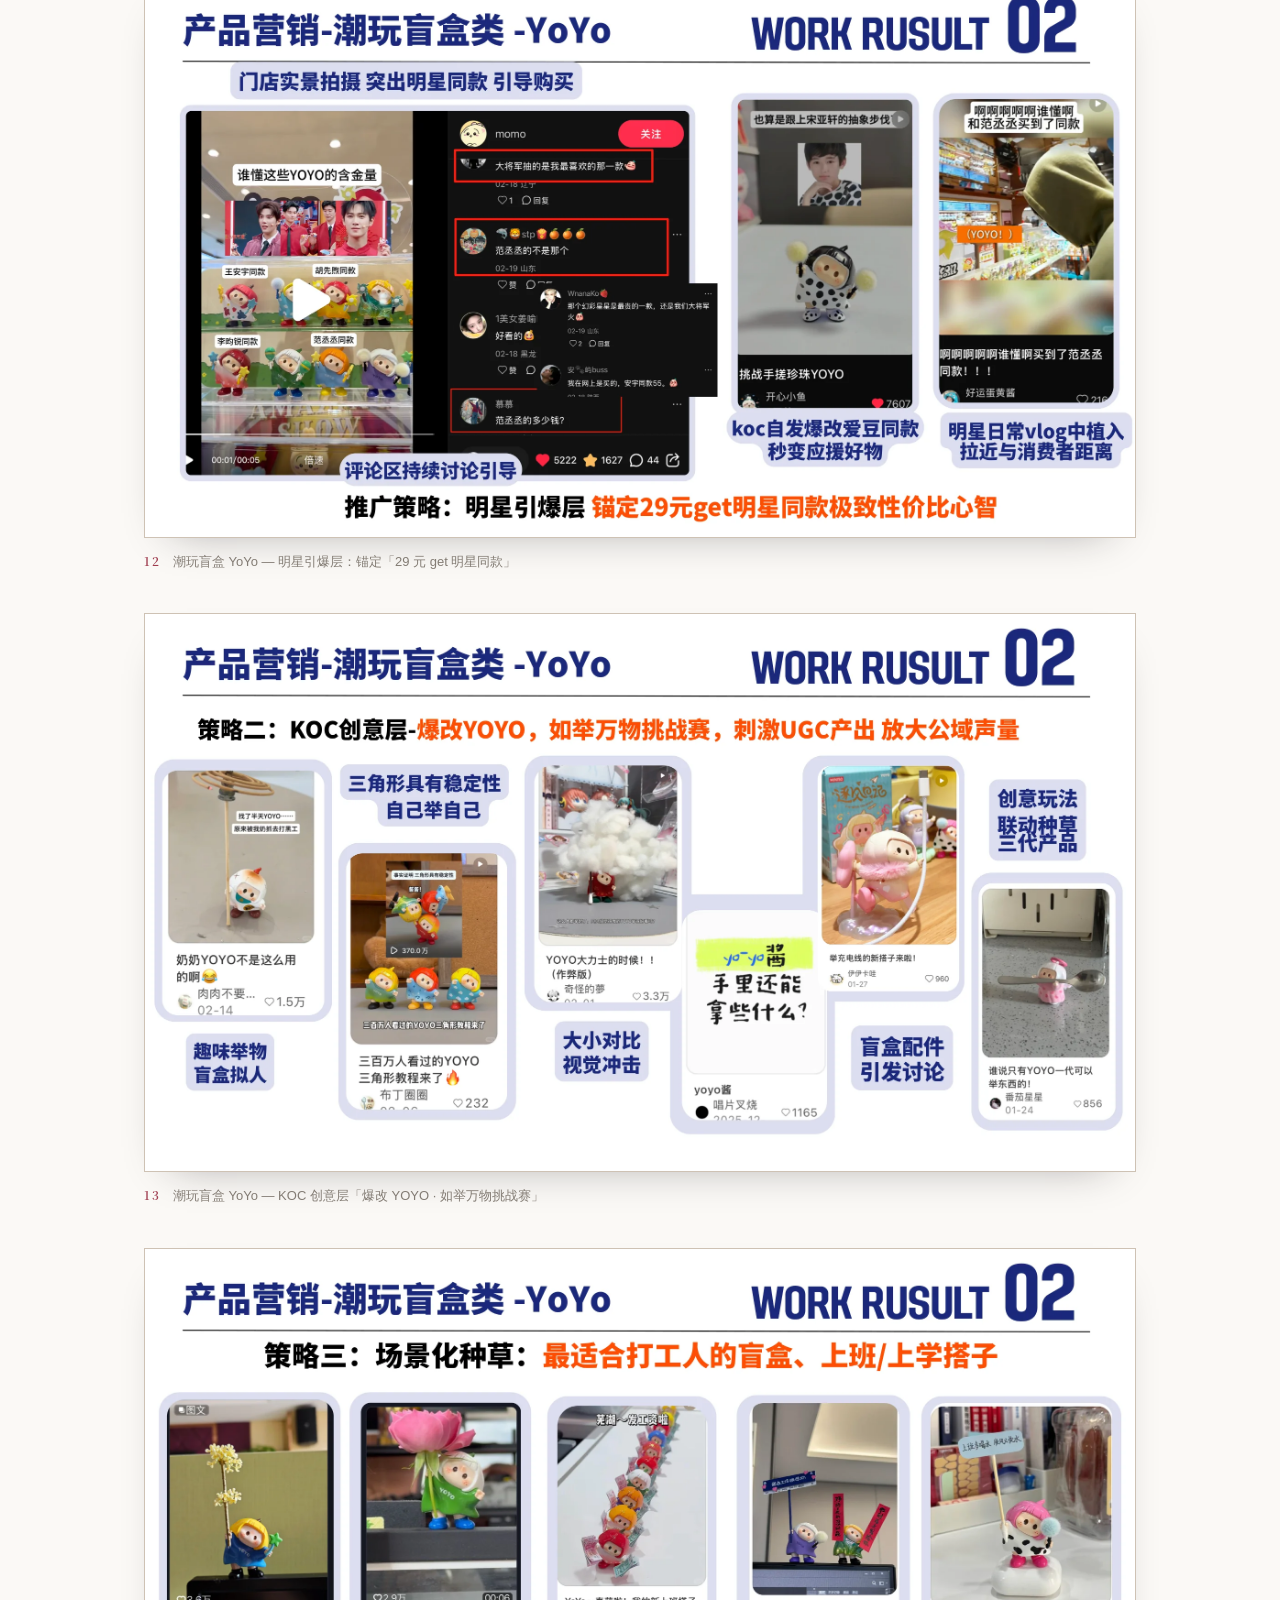
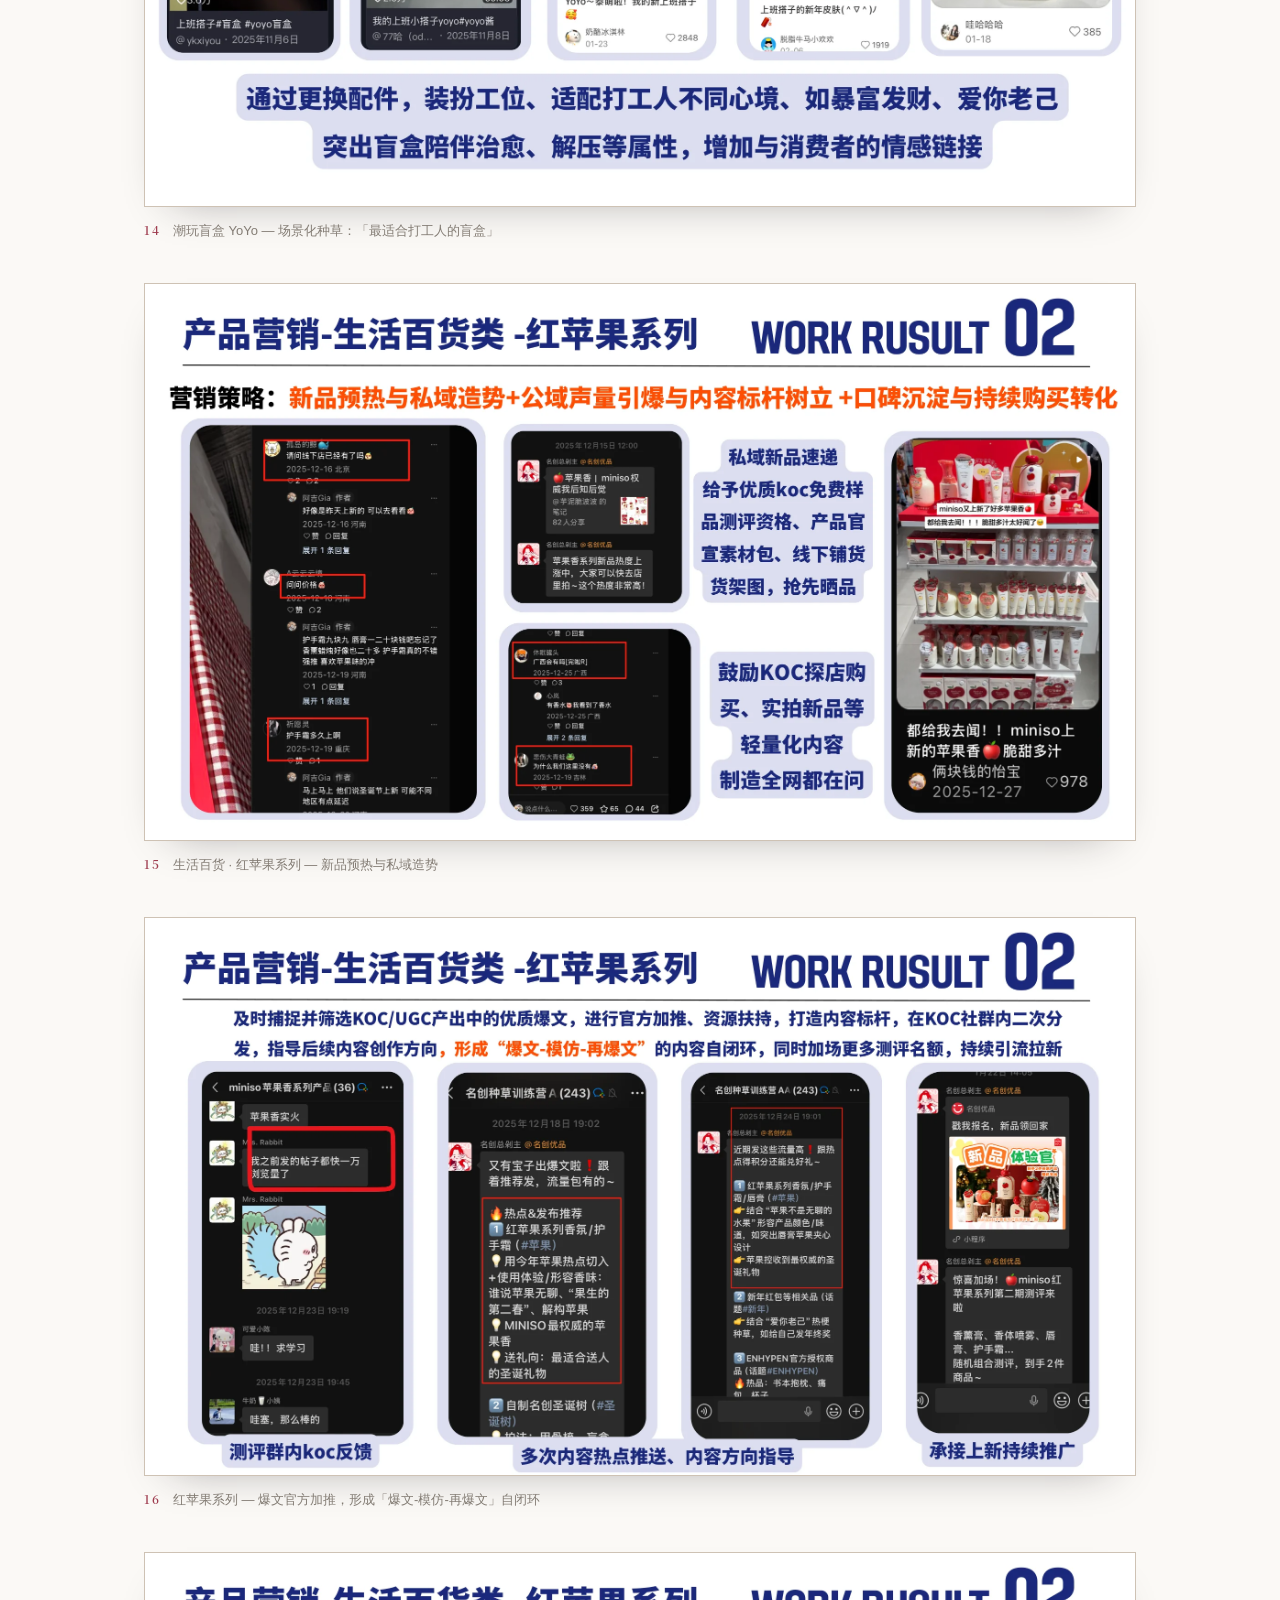
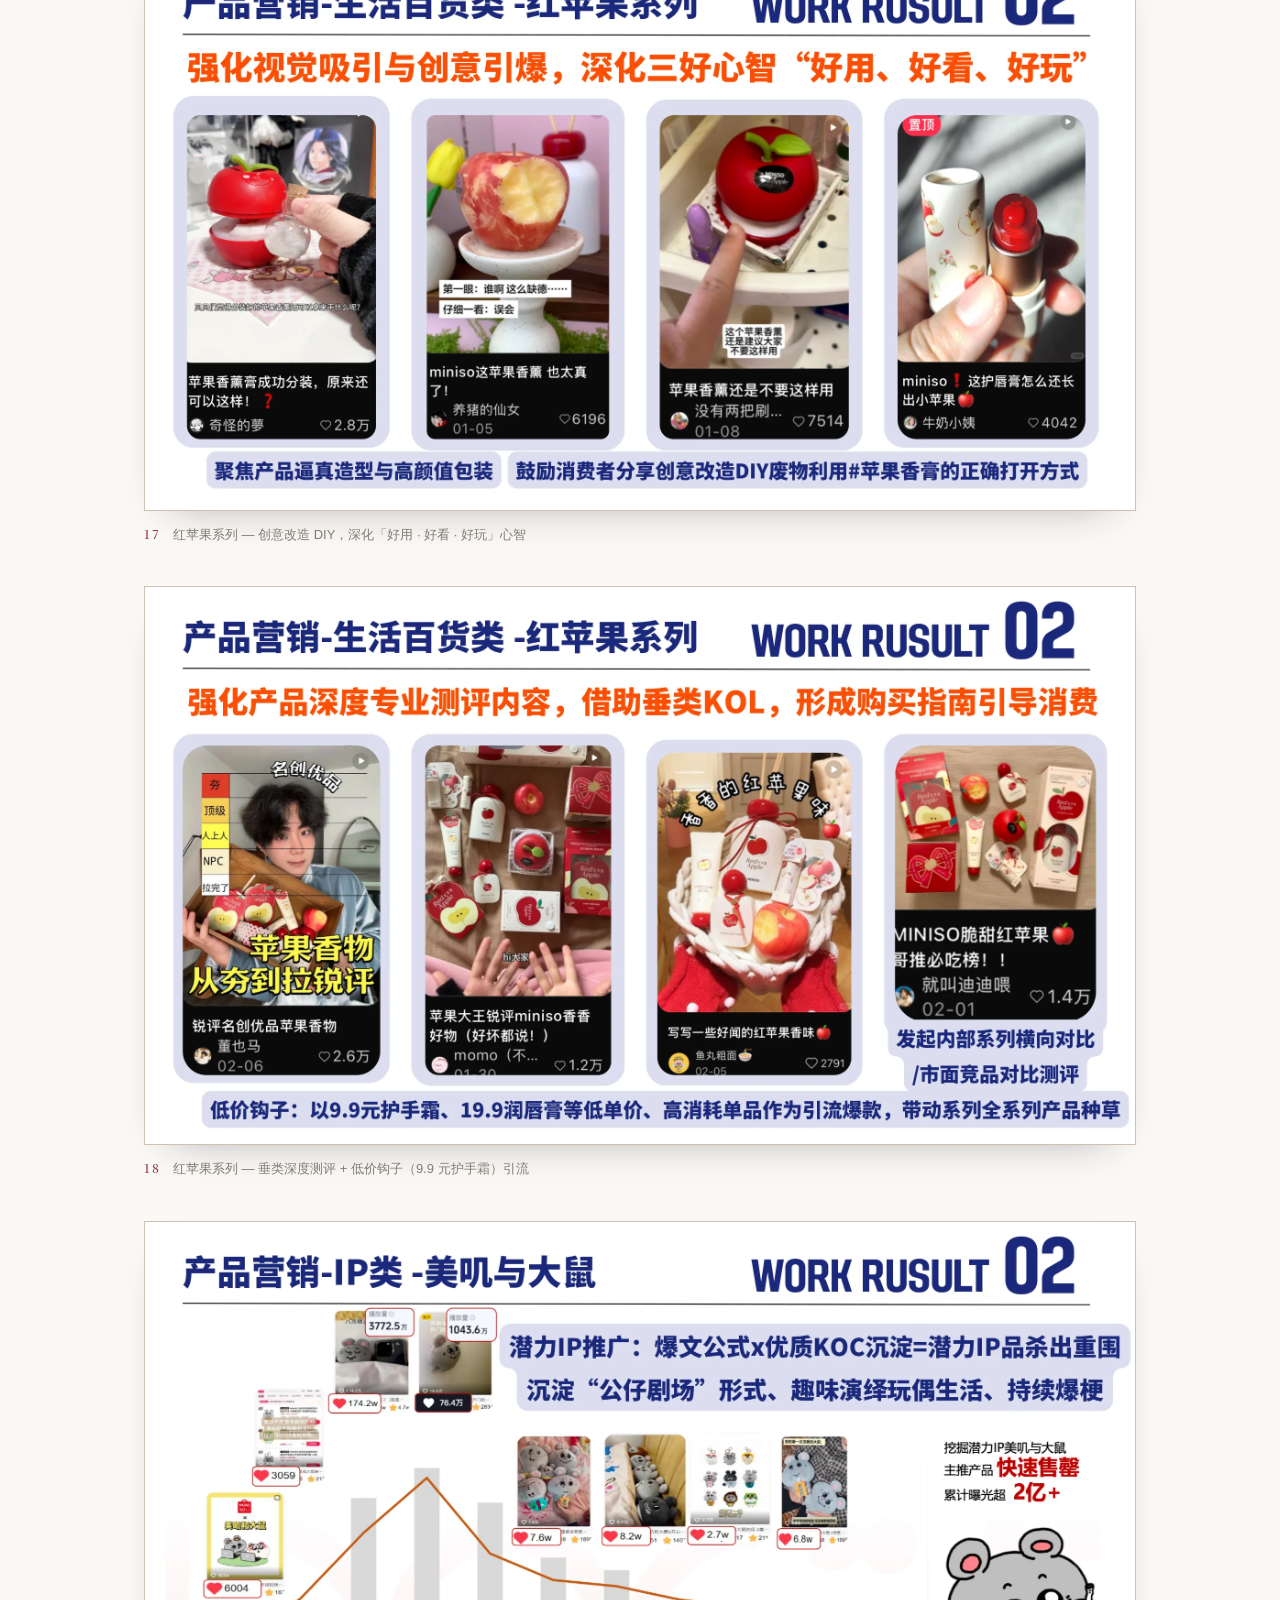
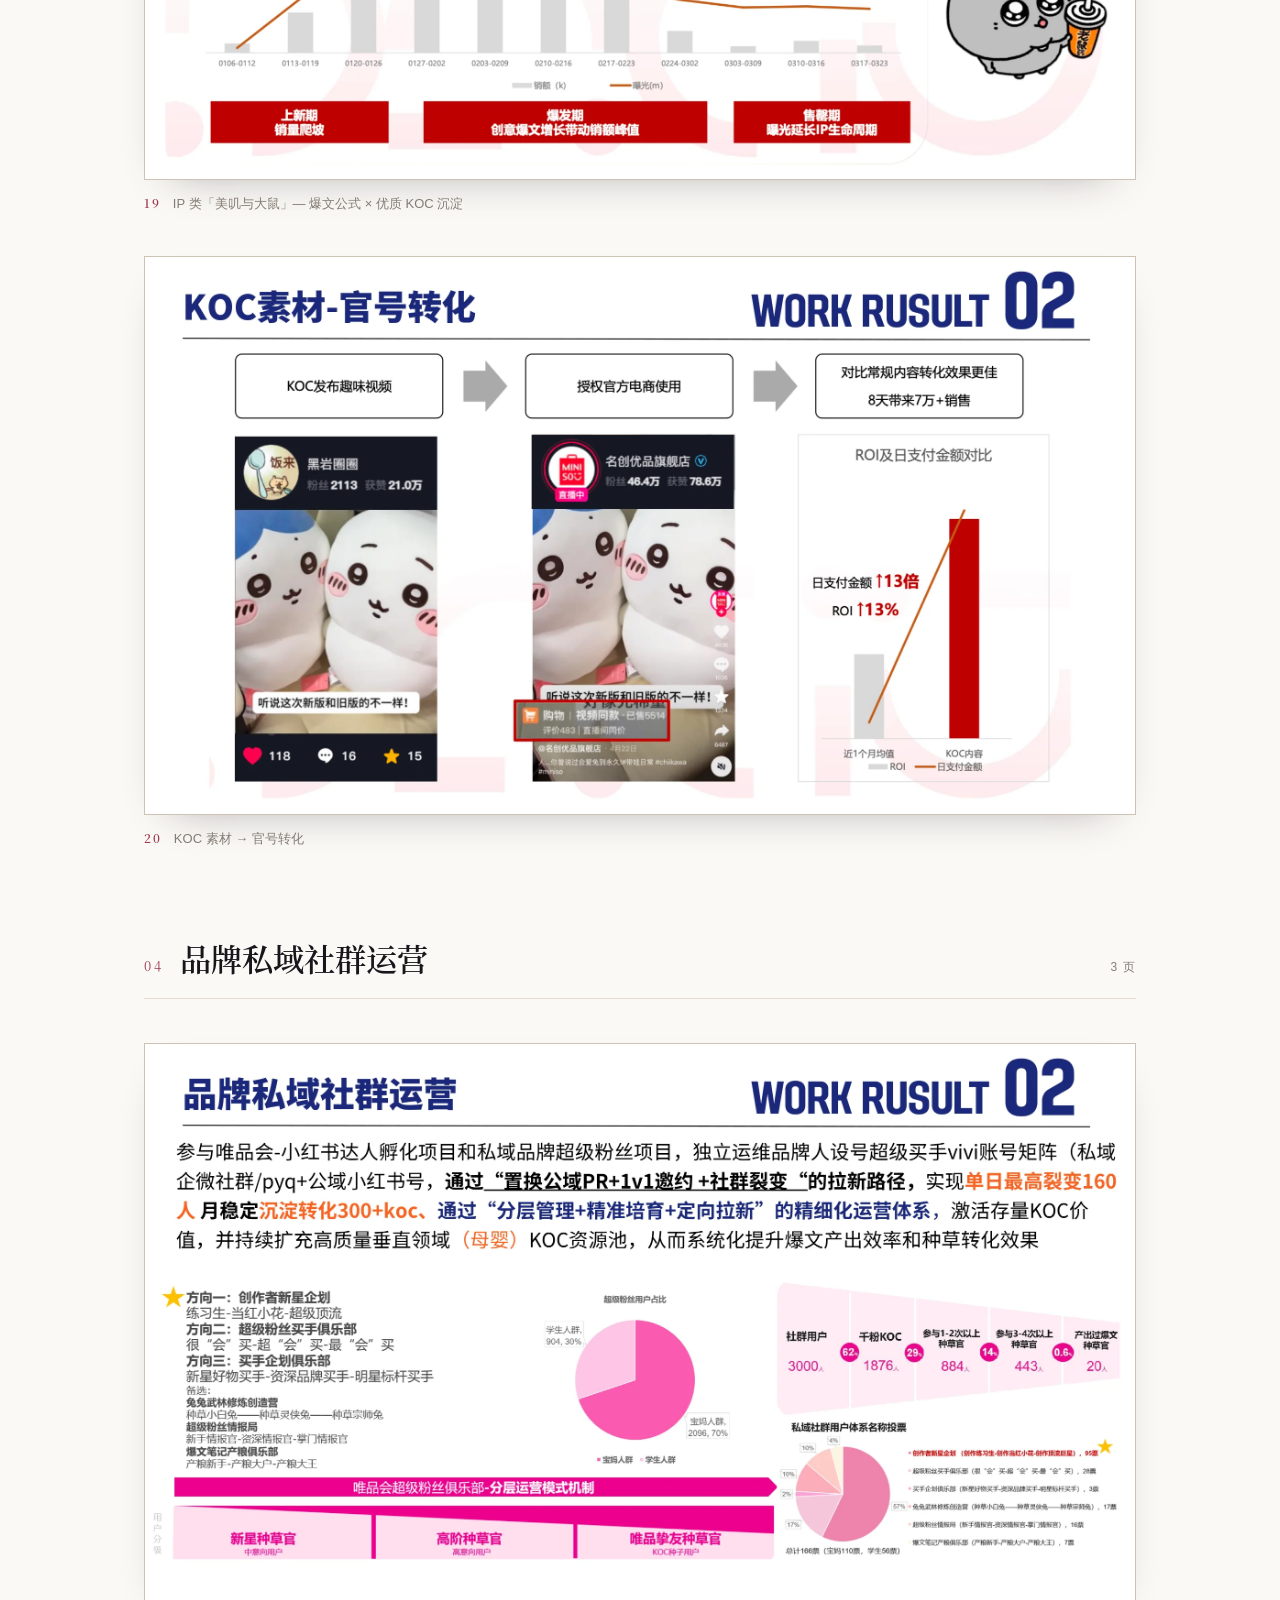
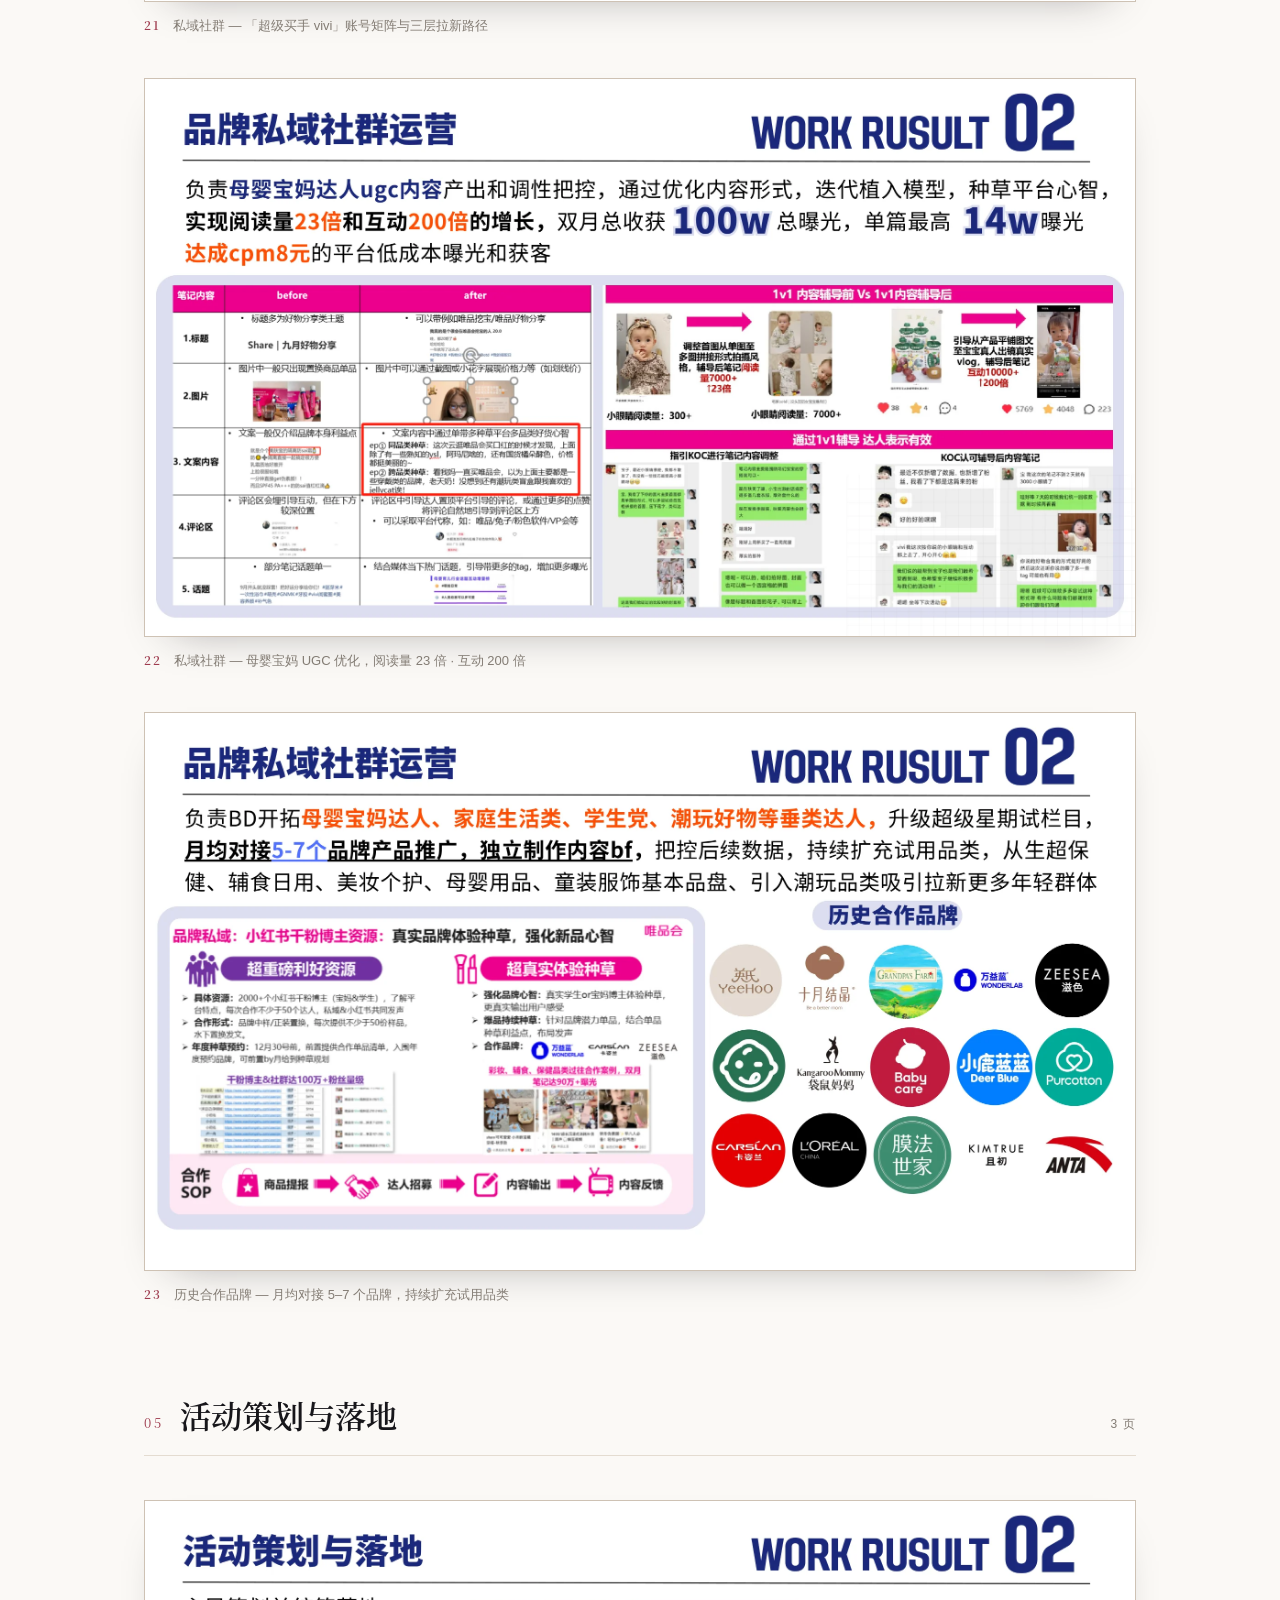
<file: portfolio.html>
<!doctype html>
<html lang="zh-CN">
<head>
<meta charset="utf-8">
<meta name="viewport" content="width=device-width, initial-scale=1, viewport-fit=cover">
<title>作品集 · 王琪 Kay</title>
<meta name="description" content="王琪（Kay）作品集：KOL / KOC 种草与转化、产品营销、品牌私域社群运营、活动策划与自媒体运营，28 页完整项目复盘。">
<meta name="author" content="王琪 Kay">
<meta name="theme-color" content="#fbf9f6">
<meta name="color-scheme" content="light">
<meta name="format-detection" content="telephone=no">
<meta name="apple-mobile-web-app-capable" content="yes">
<meta name="apple-mobile-web-app-status-bar-style" content="default">
<meta name="apple-mobile-web-app-title" content="王琪 Kay">
<meta name="mobile-web-app-capable" content="yes">
<link rel="icon" href="assets/favicon.svg" type="image/svg+xml">
<link rel="apple-touch-icon" href="assets/favicon.svg">
<link rel="stylesheet" href="css/style.css">
</head>
<body>
<a class="skip-link" href="#main">跳到主要内容</a>

<header class="site-header">
  <div class="wrap">
    <a class="brand" href="index.html">王琪 <small>Kay · 77</small></a>
    <nav class="site-nav" aria-label="主导航">
      <a href="index.html">首页</a>
      <a href="index.html#experience">工作经历</a>
      <a href="index.html#skills">技能</a>
      <a href="portfolio.html" aria-current="page">作品集</a>
      <a href="index.html#contact">联系</a>
    </nav>
  </div>
</header>

<main id="main">

  <section class="pf-hero">
    <div class="wrap">
      <p class="eyebrow">PORTFOLIO · 工作作品集</p>
      <h1 class="pf-hero-title">作品集</h1>
      <p class="pf-hero-lede">
        28 页项目复盘，按主题分成六章。全部内容直接在本页从上到下滑动阅读，
        点击任意一页可以放大查看细节。
      </p>
      <div class="hero-tags">
        <span class="metric">KOL / KOC 种草</span>
        <span class="metric">产品营销</span>
        <span class="metric">私域社群</span>
        <span class="metric">活动策划</span>
        <span class="metric">自媒体运营</span>
      </div>
    </div>
  </section>

  <nav class="pf-nav" aria-label="作品集章节">
    <div class="wrap pf-nav-inner">
      <a href="#group-1">01 封面与自我介绍</a>
      <a href="#group-2">02 KOL / KOC 种草与转化</a>
      <a href="#group-3">03 产品营销案例</a>
      <a href="#group-4">04 品牌私域社群运营</a>
      <a href="#group-5">05 活动策划与落地</a>
      <a href="#group-6">06 自媒体运营与结语</a>
    </div>
  </nav>

  <!-- ========================= 01 封面与自我介绍 ========================= -->
  <section class="pf-group" id="group-1">
    <div class="wrap">
      <div class="pf-group-head">
        <span class="pf-group-num">01</span>
        <h2 class="pf-group-title">封面与自我介绍</h2>
        <span class="pf-group-count">2 页</span>
      </div>
      <div class="pf-slides">
        <figure class="pf-slide reveal">
          <button class="pf-slide-btn" type="button" data-slide="assets/portfolio/01-w.webp" data-index="1">
            <img src="assets/portfolio/01-w.webp" srcset="assets/portfolio/01-s.webp 900w, assets/portfolio/01-w.webp 2160w" sizes="(max-width: 900px) 100vw, 1080px" width="2160" height="1215" alt="作品集封面：工作·作品集，分享人王琪（Kay）" decoding="async">
          </button>
          <figcaption><b>01</b> 作品集封面</figcaption>
        </figure>
        <figure class="pf-slide reveal">
          <button class="pf-slide-btn" type="button" data-slide="assets/portfolio/02-w.webp" data-index="2">
            <img src="assets/portfolio/02-w.webp" srcset="assets/portfolio/02-s.webp 900w, assets/portfolio/02-w.webp 2160w" sizes="(max-width: 900px) 100vw, 1080px" width="2160" height="1215" alt="自我介绍：姓名、专业、技能与四段工作经历" loading="lazy" decoding="async">
          </button>
          <figcaption><b>02</b> 自我介绍 — 姓名、专业、技能与四段工作经历</figcaption>
        </figure>
      </div>
    </div>
  </section>

  <!-- ===================== 02 KOL / KOC 种草与转化 ===================== -->
  <section class="pf-group" id="group-2">
    <div class="wrap">
      <div class="pf-group-head">
        <span class="pf-group-num">02</span>
        <h2 class="pf-group-title">KOL / KOC 种草与转化</h2>
        <span class="pf-group-count">9 页</span>
      </div>
      <div class="pf-slides">
        <figure class="pf-slide reveal">
          <button class="pf-slide-btn" type="button" data-slide="assets/portfolio/03-w.webp" data-index="3">
            <img src="assets/portfolio/03-w.webp" srcset="assets/portfolio/03-s.webp 900w, assets/portfolio/03-w.webp 2160w" sizes="(max-width: 900px) 100vw, 1080px" width="2160" height="1215" alt="KOL 种草案例 @黏苞米糊糊：播放量 1112.82 万，后搜人数 22.9 万" loading="lazy" decoding="async">
          </button>
          <figcaption><b>03</b> KOL 种草 @黏苞米糊糊 — 播放 1112.82w · 后搜 22.9w · 后搜率 2.05%</figcaption>
        </figure>
        <figure class="pf-slide reveal">
          <button class="pf-slide-btn" type="button" data-slide="assets/portfolio/04-w.webp" data-index="4">
            <img src="assets/portfolio/04-w.webp" srcset="assets/portfolio/04-s.webp 900w, assets/portfolio/04-w.webp 2160w" sizes="(max-width: 900px) 100vw, 1080px" width="2160" height="1215" alt="KOL 种草案例 @Cathy：vlog 形式，发布 2.5 小时达 138 万曝光" loading="lazy" decoding="async">
          </button>
          <figcaption><b>04</b> KOL 种草 @Cathy — vlog 形式 · 2.5h 达 138w · 后搜率 1.01%</figcaption>
        </figure>
        <figure class="pf-slide reveal">
          <button class="pf-slide-btn" type="button" data-slide="assets/portfolio/05-w.webp" data-index="5">
            <img src="assets/portfolio/05-w.webp" srcset="assets/portfolio/05-s.webp 900w, assets/portfolio/05-w.webp 2160w" sizes="(max-width: 900px) 100vw, 1080px" width="2160" height="1215" alt="推搜直链路：KOL 种草带动小蓝词与搜索品专" loading="lazy" decoding="async">
          </button>
          <figcaption><b>05</b> 推 · 搜 · 直链路 — 千万级曝光刺激小蓝词与搜索品专</figcaption>
        </figure>
        <figure class="pf-slide reveal">
          <button class="pf-slide-btn" type="button" data-slide="assets/portfolio/06-w.webp" data-index="6">
            <img src="assets/portfolio/06-w.webp" srcset="assets/portfolio/06-s.webp 900w, assets/portfolio/06-w.webp 2160w" sizes="(max-width: 900px) 100vw, 1080px" width="2160" height="1215" alt="KOC 挂车月度百万 GMV 超额达成" loading="lazy" decoding="async">
          </button>
          <figcaption><b>06</b> KOC 挂车 — 量效齐升，月度百万 GMV 超额达成</figcaption>
        </figure>
        <figure class="pf-slide reveal">
          <button class="pf-slide-btn" type="button" data-slide="assets/portfolio/07-w.webp" data-index="7">
            <img src="assets/portfolio/07-w.webp" srcset="assets/portfolio/07-s.webp 900w, assets/portfolio/07-w.webp 2160w" sizes="(max-width: 900px) 100vw, 1080px" width="2160" height="1215" alt="KOC 挂车 S 级素材案例 @火箭U：单条消耗 20 万、成交 33.4 万" loading="lazy" decoding="async">
          </button>
          <figcaption><b>07</b> KOC 挂车 @火箭U · S 级素材 — 消耗 20w+ · 成交 33.4w · ROI 1.67</figcaption>
        </figure>
        <figure class="pf-slide reveal">
          <button class="pf-slide-btn" type="button" data-slide="assets/portfolio/08-w.webp" data-index="8">
            <img src="assets/portfolio/08-w.webp" srcset="assets/portfolio/08-s.webp 900w, assets/portfolio/08-w.webp 2160w" sizes="(max-width: 900px) 100vw, 1080px" width="2160" height="1215" alt="KOC 挂车案例 @火箭U：拆箱试色引入，单条成交 11 万以上" loading="lazy" decoding="async">
          </button>
          <figcaption><b>08</b> KOC 挂车 @火箭U — 拆箱试色引入 · 消耗 6.5w · 成交 11w+ · ROI 1.61</figcaption>
        </figure>
        <figure class="pf-slide reveal">
          <button class="pf-slide-btn" type="button" data-slide="assets/portfolio/09-w.webp" data-index="9">
            <img src="assets/portfolio/09-w.webp" srcset="assets/portfolio/09-s.webp 900w, assets/portfolio/09-w.webp 2160w" sizes="(max-width: 900px) 100vw, 1080px" width="2160" height="1215" alt="KOC 挂车口播案例 @一凡快跑吖：左右对比与涂前涂后" loading="lazy" decoding="async">
          </button>
          <figcaption><b>09</b> KOC 挂车 @一凡快跑吖 · 口播 — ROI 1.89 · 官号账户 ROI 1.77</figcaption>
        </figure>
        <figure class="pf-slide reveal">
          <button class="pf-slide-btn" type="button" data-slide="assets/portfolio/10-w.webp" data-index="10">
            <img src="assets/portfolio/10-w.webp" srcset="assets/portfolio/10-s.webp 900w, assets/portfolio/10-w.webp 2160w" sizes="(max-width: 900px) 100vw, 1080px" width="2160" height="1215" alt="KOC 原生素材跑千川 @钢镚儿：消耗 108 万以上，ROI 1.81" loading="lazy" decoding="async">
          </button>
          <figcaption><b>10</b> 原生素材跑千川 @钢镚儿 — 消耗 108w+ · ROI 1.81 · CPM 65.84</figcaption>
        </figure>
        <figure class="pf-slide reveal">
          <button class="pf-slide-btn" type="button" data-slide="assets/portfolio/11-w.webp" data-index="11">
            <img src="assets/portfolio/11-w.webp" srcset="assets/portfolio/11-s.webp 900w, assets/portfolio/11-w.webp 2160w" sizes="(max-width: 900px) 100vw, 1080px" width="2160" height="1215" alt="打品策略：KOC 与素材一体化，种草引爆到 S 级素材接盘" loading="lazy" decoding="async">
          </button>
          <figcaption><b>11</b> 打品策略 — 种草引爆 → 消耗提速 → S 级素材接盘的正循环</figcaption>
        </figure>
      </div>
    </div>
  </section>

  <!-- ======================= 03 产品营销案例 ======================= -->
  <section class="pf-group" id="group-3">
    <div class="wrap">
      <div class="pf-group-head">
        <span class="pf-group-num">03</span>
        <h2 class="pf-group-title">产品营销案例</h2>
        <span class="pf-group-count">9 页</span>
      </div>
      <div class="pf-slides">
        <figure class="pf-slide reveal">
          <button class="pf-slide-btn" type="button" data-slide="assets/portfolio/12-w.webp" data-index="12">
            <img src="assets/portfolio/12-w.webp" srcset="assets/portfolio/12-s.webp 900w, assets/portfolio/12-w.webp 2160w" sizes="(max-width: 900px) 100vw, 1080px" width="2160" height="1215" alt="潮玩盲盒 YoYo 明星引爆层：锚定 29 元明星同款" loading="lazy" decoding="async">
          </button>
          <figcaption><b>12</b> 潮玩盲盒 YoYo — 明星引爆层：锚定「29 元 get 明星同款」</figcaption>
        </figure>
        <figure class="pf-slide reveal">
          <button class="pf-slide-btn" type="button" data-slide="assets/portfolio/13-w.webp" data-index="13">
            <img src="assets/portfolio/13-w.webp" srcset="assets/portfolio/13-s.webp 900w, assets/portfolio/13-w.webp 2160w" sizes="(max-width: 900px) 100vw, 1080px" width="2160" height="1215" alt="潮玩盲盒 YoYo KOC 创意层：爆改 YOYO 如举万物挑战赛" loading="lazy" decoding="async">
          </button>
          <figcaption><b>13</b> 潮玩盲盒 YoYo — KOC 创意层「爆改 YOYO · 如举万物挑战赛」</figcaption>
        </figure>
        <figure class="pf-slide reveal">
          <button class="pf-slide-btn" type="button" data-slide="assets/portfolio/14-w.webp" data-index="14">
            <img src="assets/portfolio/14-w.webp" srcset="assets/portfolio/14-s.webp 900w, assets/portfolio/14-w.webp 2160w" sizes="(max-width: 900px) 100vw, 1080px" width="2160" height="1215" alt="潮玩盲盒 YoYo 场景化种草：上班上学的解压搭子" loading="lazy" decoding="async">
          </button>
          <figcaption><b>14</b> 潮玩盲盒 YoYo — 场景化种草：「最适合打工人的盲盒」</figcaption>
        </figure>
        <figure class="pf-slide reveal">
          <button class="pf-slide-btn" type="button" data-slide="assets/portfolio/15-w.webp" data-index="15">
            <img src="assets/portfolio/15-w.webp" srcset="assets/portfolio/15-s.webp 900w, assets/portfolio/15-w.webp 2160w" sizes="(max-width: 900px) 100vw, 1080px" width="2160" height="1215" alt="生活百货红苹果系列：新品预热与私域造势" loading="lazy" decoding="async">
          </button>
          <figcaption><b>15</b> 生活百货 · 红苹果系列 — 新品预热与私域造势</figcaption>
        </figure>
        <figure class="pf-slide reveal">
          <button class="pf-slide-btn" type="button" data-slide="assets/portfolio/16-w.webp" data-index="16">
            <img src="assets/portfolio/16-w.webp" srcset="assets/portfolio/16-s.webp 900w, assets/portfolio/16-w.webp 2160w" sizes="(max-width: 900px) 100vw, 1080px" width="2160" height="1215" alt="红苹果系列优质爆文官方加推，形成内容自闭环" loading="lazy" decoding="async">
          </button>
          <figcaption><b>16</b> 红苹果系列 — 爆文官方加推，形成「爆文-模仿-再爆文」自闭环</figcaption>
        </figure>
        <figure class="pf-slide reveal">
          <button class="pf-slide-btn" type="button" data-slide="assets/portfolio/17-w.webp" data-index="17">
            <img src="assets/portfolio/17-w.webp" srcset="assets/portfolio/17-s.webp 900w, assets/portfolio/17-w.webp 2160w" sizes="(max-width: 900px) 100vw, 1080px" width="2160" height="1215" alt="红苹果系列创意改造 DIY 与高颜值包装" loading="lazy" decoding="async">
          </button>
          <figcaption><b>17</b> 红苹果系列 — 创意改造 DIY，深化「好用 · 好看 · 好玩」心智</figcaption>
        </figure>
        <figure class="pf-slide reveal">
          <button class="pf-slide-btn" type="button" data-slide="assets/portfolio/18-w.webp" data-index="18">
            <img src="assets/portfolio/18-w.webp" srcset="assets/portfolio/18-s.webp 900w, assets/portfolio/18-w.webp 2160w" sizes="(max-width: 900px) 100vw, 1080px" width="2160" height="1215" alt="红苹果系列垂类测评与低价钩子引流" loading="lazy" decoding="async">
          </button>
          <figcaption><b>18</b> 红苹果系列 — 垂类深度测评 + 低价钩子（9.9 元护手霜）引流</figcaption>
        </figure>
        <figure class="pf-slide reveal">
          <button class="pf-slide-btn" type="button" data-slide="assets/portfolio/19-w.webp" data-index="19">
            <img src="assets/portfolio/19-w.webp" srcset="assets/portfolio/19-s.webp 900w, assets/portfolio/19-w.webp 2160w" sizes="(max-width: 900px) 100vw, 1080px" width="2160" height="1215" alt="IP 类 美叽与大鼠：公仔剧场形式持续爆梗" loading="lazy" decoding="async">
          </button>
          <figcaption><b>19</b> IP 类「美叽与大鼠」— 爆文公式 × 优质 KOC 沉淀</figcaption>
        </figure>
        <figure class="pf-slide reveal">
          <button class="pf-slide-btn" type="button" data-slide="assets/portfolio/20-w.webp" data-index="20">
            <img src="assets/portfolio/20-w.webp" srcset="assets/portfolio/20-s.webp 900w, assets/portfolio/20-w.webp 2160w" sizes="(max-width: 900px) 100vw, 1080px" width="2160" height="1215" alt="KOC 素材带动官号转化" loading="lazy" decoding="async">
          </button>
          <figcaption><b>20</b> KOC 素材 → 官号转化</figcaption>
        </figure>
      </div>
    </div>
  </section>

  <!-- ===================== 04 品牌私域社群运营 ===================== -->
  <section class="pf-group" id="group-4">
    <div class="wrap">
      <div class="pf-group-head">
        <span class="pf-group-num">04</span>
        <h2 class="pf-group-title">品牌私域社群运营</h2>
        <span class="pf-group-count">3 页</span>
      </div>
      <div class="pf-slides">
        <figure class="pf-slide reveal">
          <button class="pf-slide-btn" type="button" data-slide="assets/portfolio/21-w.webp" data-index="21">
            <img src="assets/portfolio/21-w.webp" srcset="assets/portfolio/21-s.webp 900w, assets/portfolio/21-w.webp 2160w" sizes="(max-width: 900px) 100vw, 1080px" width="2160" height="1215" alt="超级买手 vivi 账号矩阵与拉新路径" loading="lazy" decoding="async">
          </button>
          <figcaption><b>21</b> 私域社群 — 「超级买手 vivi」账号矩阵与三层拉新路径</figcaption>
        </figure>
        <figure class="pf-slide reveal">
          <button class="pf-slide-btn" type="button" data-slide="assets/portfolio/22-w.webp" data-index="22">
            <img src="assets/portfolio/22-w.webp" srcset="assets/portfolio/22-s.webp 900w, assets/portfolio/22-w.webp 2160w" sizes="(max-width: 900px) 100vw, 1080px" width="2160" height="1215" alt="母婴宝妈 UGC 内容产出与调性把控" loading="lazy" decoding="async">
          </button>
          <figcaption><b>22</b> 私域社群 — 母婴宝妈 UGC 优化，阅读量 23 倍 · 互动 200 倍</figcaption>
        </figure>
        <figure class="pf-slide reveal">
          <button class="pf-slide-btn" type="button" data-slide="assets/portfolio/23-w.webp" data-index="23">
            <img src="assets/portfolio/23-w.webp" srcset="assets/portfolio/23-s.webp 900w, assets/portfolio/23-w.webp 2160w" sizes="(max-width: 900px) 100vw, 1080px" width="2160" height="1215" alt="历史合作品牌与垂类达人拓展" loading="lazy" decoding="async">
          </button>
          <figcaption><b>23</b> 历史合作品牌 — 月均对接 5–7 个品牌，持续扩充试用品类</figcaption>
        </figure>
      </div>
    </div>
  </section>

  <!-- ====================== 05 活动策划与落地 ====================== -->
  <section class="pf-group" id="group-5">
    <div class="wrap">
      <div class="pf-group-head">
        <span class="pf-group-num">05</span>
        <h2 class="pf-group-title">活动策划与落地</h2>
        <span class="pf-group-count">3 页</span>
      </div>
      <div class="pf-slides">
        <figure class="pf-slide reveal">
          <button class="pf-slide-btn" type="button" data-slide="assets/portfolio/24-w.webp" data-index="24">
            <img src="assets/portfolio/24-w.webp" srcset="assets/portfolio/24-s.webp 900w, assets/portfolio/24-w.webp 2160w" sizes="(max-width: 900px) 100vw, 1080px" width="2160" height="1215" alt="国庆潮游与双十一双十二活动数据复盘" loading="lazy" decoding="async">
          </button>
          <figcaption><b>24</b> 活动策划与落地 — 阅读达成率 103.7% · CPM 降低 40%</figcaption>
        </figure>
        <figure class="pf-slide reveal">
          <button class="pf-slide-btn" type="button" data-slide="assets/portfolio/25-w.webp" data-index="25">
            <img src="assets/portfolio/25-w.webp" srcset="assets/portfolio/25-s.webp 900w, assets/portfolio/25-w.webp 2160w" sizes="(max-width: 900px) 100vw, 1080px" width="2160" height="1215" alt="名创粉丝大会线上线下落地与快闪打卡" loading="lazy" decoding="async">
          </button>
          <figcaption><b>25</b> 活动策划能力 — 名创粉丝大会（嘉年华）线上线下落地</figcaption>
        </figure>
        <figure class="pf-slide reveal">
          <button class="pf-slide-btn" type="button" data-slide="assets/portfolio/26-w.webp" data-index="26">
            <img src="assets/portfolio/26-w.webp" srcset="assets/portfolio/26-s.webp 900w, assets/portfolio/26-w.webp 2160w" sizes="(max-width: 900px) 100vw, 1080px" width="2160" height="1215" alt="粉丝嘉年华相关爆文与抖音微博榜单成绩" loading="lazy" decoding="async">
          </button>
          <figcaption><b>26</b> 活动爆文 — 抖音热榜 859w · 微博话题热度 2000w+</figcaption>
        </figure>
      </div>
    </div>
  </section>

  <!-- ==================== 06 自媒体运营与结语 ==================== -->
  <section class="pf-group" id="group-6">
    <div class="wrap">
      <div class="pf-group-head">
        <span class="pf-group-num">06</span>
        <h2 class="pf-group-title">自媒体运营与结语</h2>
        <span class="pf-group-count">2 页</span>
      </div>
      <div class="pf-slides">
        <figure class="pf-slide reveal">
          <button class="pf-slide-btn" type="button" data-slide="assets/portfolio/27-w.webp" data-index="27">
            <img src="assets/portfolio/27-w.webp" srcset="assets/portfolio/27-s.webp 900w, assets/portfolio/27-w.webp 2160w" sizes="(max-width: 900px) 100vw, 1080px" width="2160" height="1215" alt="小红书个人账号从 0 到 1 孵化，单条最高 42 万阅读" loading="lazy" decoding="async">
          </button>
          <figcaption><b>27</b> 自媒体运营 — 小红书账号 0 → 1，单条最高 42w 阅读</figcaption>
        </figure>
        <figure class="pf-slide reveal">
          <button class="pf-slide-btn" type="button" data-slide="assets/portfolio/28-w.webp" data-index="28">
            <img src="assets/portfolio/28-w.webp" srcset="assets/portfolio/28-s.webp 900w, assets/portfolio/28-w.webp 2160w" sizes="(max-width: 900px) 100vw, 1080px" width="2160" height="1215" alt="结语：期待面试机会" loading="lazy" decoding="async">
          </button>
          <figcaption><b>28</b> 结语 — 比起做过什么，更想探讨「还能创造什么」</figcaption>
        </figure>
      </div>
    </div>
  </section>

  <section class="section">
    <div class="wrap">
      <div class="section-head">
        <div>
          <span class="section-index">NEXT</span>
          <h2 class="section-title">想了解背后的细节？</h2>
        </div>
        <p class="section-note">
          作品集里的每一个数字，都可以展开讲清楚它是怎么跑出来的。
        </p>
      </div>
      <div class="cta-row">
        <a class="btn" href="index.html#contact">联系我 →</a>
        <a class="btn btn-ghost" href="index.html#experience">查看工作经历</a>
      </div>
    </div>
  </section>
</main>

<footer class="site-footer">
  <div class="wrap">
    <span>© <span id="year">2026</span> 王琪 · Kay</span>
    <span>内容营销 · KOL / KOC 生态运营 · 兴趣电商</span>
  </div>
</footer>

<div class="lightbox" id="lightbox" role="dialog" aria-modal="true" aria-label="作品集大图预览">
  <div class="lightbox-stage" id="lightboxStage">
    <img id="lightboxImg" alt="" draggable="false">
  </div>
  <button class="lightbox-nav lightbox-prev" id="lightboxPrev" type="button" aria-label="上一页">‹</button>
  <button class="lightbox-nav lightbox-next" id="lightboxNext" type="button" aria-label="下一页">›</button>
  <button class="lightbox-close" type="button" aria-label="关闭预览">×</button>
  <p class="lightbox-count" id="lightboxCount"></p>
  <p class="lightbox-hint" id="lightboxHint">双指缩放看细节 · 左右滑动翻页 · 下滑关闭</p>
</div>

<script src="js/main.js"></script>
</body>
</html>
</file>
<file: css/style.css>
/* ==========================================================================
   王琪 · Kay — 个人网站
   风格：编辑式优雅（Editorial）。象牙纸底、墨黑正文、胭脂点缀，
   宋体承担标题与数字，无衬线承担正文，靠留白与细规则线建立秩序。
   ========================================================================== */

@font-face {
  font-family: "Noto Serif SC Local";
  src: url("../assets/fonts/NotoSerifSC-Regular.woff2") format("woff2");
  font-weight: 400;
  font-style: normal;
  font-display: swap;
}

@font-face {
  font-family: "Noto Serif SC Local";
  src: url("../assets/fonts/NotoSerifSC-SemiBold.woff2") format("woff2");
  font-weight: 600;
  font-style: normal;
  font-display: swap;
}

:root {
  --paper: #fbf9f6;
  --paper-2: #f5f1ea;
  --paper-3: #efe9e0;
  --ink: #17161a;
  --ink-2: #3d3a42;
  --muted: #837c74;
  --line: #e4dcd1;
  --line-strong: #cec2b4;
  --accent: #9e3b4e;
  --accent-soft: #c1798a;
  --gold: #a9853f;

  --serif: "Noto Serif SC Local", "Noto Serif SC", "Source Han Serif SC", "Songti SC", "STSong", Georgia, "Times New Roman", serif;
  --sans: "Noto Sans SC", "PingFang SC", "Hiragino Sans GB", "Microsoft YaHei", -apple-system, BlinkMacSystemFont, "Segoe UI", Roboto, sans-serif;

  --measure: 1120px;
  --gutter: clamp(20px, 5vw, 64px);

  /* iOS 安全区（刘海 / 圆角 / Home 指示条）。不支持的浏览器里 env() 回退为 0。 */
  --safe-top: env(safe-area-inset-top, 0px);
  --safe-right: env(safe-area-inset-right, 0px);
  --safe-bottom: env(safe-area-inset-bottom, 0px);
  --safe-left: env(safe-area-inset-left, 0px);
  --header-h: 66px;
  --header-total: calc(var(--header-h) + var(--safe-top));
  --pf-nav-h: 54px;
}

*,
*::before,
*::after {
  box-sizing: border-box;
}

html {
  -webkit-text-size-adjust: 100%;
  scroll-behavior: smooth;
  /* 抑制 iOS 的橡皮筋回弹与下拉刷新，避免露出版面之外的白底 */
  overscroll-behavior-y: none;
}

body {
  margin: 0;
  padding-left: var(--safe-left);
  padding-right: var(--safe-right);
  background: var(--paper);
  color: var(--ink);
  font-family: var(--sans);
  font-size: 16px;
  line-height: 1.75;
  font-feature-settings: "kern" 1;
  -webkit-font-smoothing: antialiased;
  text-rendering: optimizeLegibility;
}

img {
  max-width: 100%;
  display: block;
}

a {
  color: inherit;
  text-decoration: none;
}

::selection {
  background: rgba(158, 59, 78, 0.16);
}

.wrap {
  width: 100%;
  max-width: var(--measure);
  margin: 0 auto;
  padding-left: var(--gutter);
  padding-right: var(--gutter);
}

.skip-link {
  position: absolute;
  left: -9999px;
  top: 0;
  background: var(--ink);
  color: var(--paper);
  padding: 10px 16px;
  z-index: 100;
}

.skip-link:focus {
  left: 8px;
  top: 8px;
}

/* ------------------------------- 顶部导航 ------------------------------- */

.site-header {
  position: sticky;
  top: 0;
  z-index: 40;
  /* 底色盖住刘海区，内容靠内边距避开 */
  padding-top: var(--safe-top);
  background: rgba(251, 249, 246, 0.86);
  backdrop-filter: saturate(150%) blur(14px);
  -webkit-backdrop-filter: saturate(150%) blur(14px);
  border-bottom: 1px solid var(--line);
}

.site-header .wrap {
  display: flex;
  align-items: center;
  justify-content: space-between;
  gap: 20px;
  min-height: var(--header-h);
}

.brand {
  display: flex;
  align-items: baseline;
  gap: 10px;
  font-family: var(--serif);
  font-size: 19px;
  font-weight: 600;
  letter-spacing: 0.06em;
  white-space: nowrap;
}

.brand small {
  font-family: var(--sans);
  font-size: 10.5px;
  font-weight: 500;
  letter-spacing: 0.28em;
  text-transform: uppercase;
  color: var(--muted);
}

.site-nav {
  display: flex;
  align-items: center;
  gap: clamp(14px, 2.4vw, 30px);
  font-size: 14px;
  letter-spacing: 0.06em;
}

.site-nav a {
  position: relative;
  padding: 6px 0;
  color: var(--ink-2);
  transition: color 0.24s ease;
}

.site-nav a::after {
  content: "";
  position: absolute;
  left: 0;
  right: 0;
  bottom: 0;
  height: 1px;
  background: var(--accent);
  transform: scaleX(0);
  transform-origin: left;
  transition: transform 0.3s ease;
}

.site-nav a:hover,
.site-nav a[aria-current="page"] {
  color: var(--ink);
}

.site-nav a:hover::after,
.site-nav a[aria-current="page"]::after {
  transform: scaleX(1);
}

.nav-toggle {
  display: none;
}

/* --------------------------------- 排版 --------------------------------- */

.eyebrow {
  font-size: 11px;
  font-weight: 600;
  letter-spacing: 0.34em;
  text-transform: uppercase;
  color: var(--muted);
  margin: 0;
}

.section {
  padding: clamp(56px, 9vw, 118px) 0;
  border-top: 1px solid var(--line);
}

.section-head {
  display: grid;
  grid-template-columns: minmax(0, 1fr) minmax(0, 1.35fr);
  gap: clamp(16px, 4vw, 56px);
  align-items: end;
  margin-bottom: clamp(32px, 5vw, 60px);
}

.section-index {
  font-family: var(--serif);
  font-size: 12px;
  letter-spacing: 0.3em;
  color: var(--accent);
  display: block;
  margin-bottom: 14px;
}

.section-title {
  font-family: var(--serif);
  font-weight: 600;
  font-size: clamp(1.7rem, 3.4vw, 2.7rem);
  line-height: 1.3;
  letter-spacing: 0.02em;
  margin: 0;
}

.section-note {
  margin: 0;
  color: var(--muted);
  font-size: 14.5px;
  line-height: 1.9;
}

/* --------------------------------- Hero -------------------------------- */

.hero {
  padding: clamp(58px, 10vh, 116px) 0 clamp(40px, 6vh, 78px);
  /* svh 取的是「可见视口」高度：iOS 地址栏收起/展开时首屏留白不跳动 */
  padding-top: clamp(58px, 10svh, 116px);
  padding-bottom: clamp(40px, 6svh, 78px);
}

.hero-grid {
  display: grid;
  grid-template-columns: minmax(0, 1fr) clamp(200px, 26vw, 292px);
  gap: clamp(32px, 5vw, 72px);
  align-items: start;
}

.hero-name {
  font-family: var(--serif);
  font-weight: 600;
  font-size: clamp(3.3rem, 10.5vw, 7rem);
  line-height: 1;
  letter-spacing: 0.03em;
  margin: 18px 0 6px;
}

.hero-latin {
  font-family: var(--serif);
  font-size: clamp(0.95rem, 1.7vw, 1.25rem);
  font-style: italic;
  letter-spacing: 0.22em;
  color: var(--accent);
  margin: 0 0 26px;
}

.hero-lede {
  margin: 0;
  max-width: 46ch;
  font-size: clamp(15px, 1.35vw, 17px);
  line-height: 2.05;
  color: var(--ink-2);
}

.hero-tags {
  display: flex;
  flex-wrap: wrap;
  gap: 8px;
  margin-top: 26px;
}

.hero-portrait {
  position: relative;
}

.hero-portrait img {
  width: 100%;
  height: auto;
  border: 1px solid var(--line-strong);
  background: var(--paper-2);
  filter: saturate(0.96);
}

/* 编辑式细节：头像右下角错位的细规则线 */
.hero-portrait::after {
  content: "";
  position: absolute;
  right: -14px;
  bottom: -14px;
  width: 58%;
  height: 58%;
  border-right: 1px solid var(--line-strong);
  border-bottom: 1px solid var(--line-strong);
  pointer-events: none;
}

.hero-portrait figcaption {
  margin-top: 14px;
  font-size: 12px;
  letter-spacing: 0.14em;
  color: var(--muted);
}

/* -------------------------------- 数据条 -------------------------------- */

.stats {
  display: grid;
  grid-template-columns: repeat(3, minmax(0, 1fr));
  border-top: 1px solid var(--line);
}

.stat {
  padding: clamp(22px, 3vw, 34px) clamp(16px, 2vw, 28px) clamp(20px, 3vw, 30px) 0;
  border-bottom: 1px solid var(--line);
  border-right: 1px solid var(--line);
}

.stat:nth-child(3n) {
  border-right: 0;
  padding-right: 0;
}

.stat:nth-child(3n + 2),
.stat:nth-child(3n + 3) {
  padding-left: clamp(16px, 2vw, 28px);
}

.stat-num {
  font-family: var(--serif);
  font-weight: 600;
  font-size: clamp(1.85rem, 3.6vw, 2.9rem);
  line-height: 1.1;
  letter-spacing: 0.01em;
  display: flex;
  align-items: baseline;
  gap: 4px;
}

.stat-num em {
  font-style: normal;
  font-size: 0.44em;
  letter-spacing: 0.04em;
  color: var(--accent);
}

.stat-label {
  margin: 12px 0 0;
  font-size: 13.5px;
  line-height: 1.7;
  color: var(--muted);
}

/* ------------------------------- 工作经历 ------------------------------- */

.job {
  display: grid;
  grid-template-columns: clamp(150px, 20vw, 218px) minmax(0, 1fr);
  gap: clamp(18px, 3.4vw, 54px);
  padding: clamp(30px, 4vw, 52px) 0;
  border-top: 1px solid var(--line);
}

.job:first-of-type {
  border-top: 0;
}

.job-when {
  font-family: var(--serif);
  font-size: 13.5px;
  letter-spacing: 0.1em;
  color: var(--accent);
  margin: 0 0 10px;
}

.job-company {
  font-family: var(--serif);
  font-weight: 600;
  font-size: clamp(1.12rem, 1.8vw, 1.36rem);
  line-height: 1.45;
  margin: 0 0 6px;
}

.job-role {
  margin: 0;
  font-size: 13.5px;
  line-height: 1.7;
  color: var(--muted);
}

.job-where {
  margin: 14px 0 0;
  font-size: 12.5px;
  letter-spacing: 0.06em;
  color: var(--muted);
}

.duties {
  display: grid;
  gap: clamp(18px, 2.4vw, 26px);
}

.duty-title {
  font-family: var(--serif);
  font-weight: 600;
  font-size: 1.02rem;
  line-height: 1.6;
  margin: 0 0 8px;
  display: flex;
  gap: 10px;
  align-items: baseline;
}

.duty-title span {
  font-family: var(--sans);
  font-size: 11px;
  font-weight: 600;
  letter-spacing: 0.16em;
  color: var(--accent);
  flex: none;
}

.duty-body {
  margin: 0;
  font-size: 14.8px;
  line-height: 2;
  color: var(--ink-2);
}

.metrics {
  display: flex;
  flex-wrap: wrap;
  gap: 7px;
  margin-top: 12px;
}

.metric {
  border: 1px solid var(--line-strong);
  padding: 3px 11px;
  font-size: 12.3px;
  line-height: 1.7;
  letter-spacing: 0.02em;
  color: var(--ink-2);
  background: rgba(255, 255, 255, 0.5);
  border-radius: 999px;
  white-space: nowrap;
}

.metric strong {
  font-family: var(--serif);
  font-weight: 600;
}

/* --------------------------------- 技能 --------------------------------- */

.skill-row {
  display: grid;
  grid-template-columns: clamp(160px, 22vw, 250px) minmax(0, 1fr);
  gap: clamp(18px, 3.4vw, 54px);
  padding: clamp(22px, 3vw, 32px) 0;
  border-top: 1px solid var(--line);
  align-items: start;
}

.skill-row:first-of-type {
  border-top: 0;
}

.skill-name {
  font-family: var(--serif);
  font-weight: 600;
  font-size: 1.03rem;
  line-height: 1.6;
  margin: 0;
}

.skill-name small {
  display: block;
  font-family: var(--sans);
  font-size: 11px;
  font-weight: 500;
  letter-spacing: 0.22em;
  text-transform: uppercase;
  color: var(--muted);
  margin-top: 7px;
}

.tags {
  display: flex;
  flex-wrap: wrap;
  gap: 7px;
}

.tag {
  font-size: 13px;
  line-height: 1.7;
  padding: 5px 12px;
  background: var(--paper-2);
  border: 1px solid var(--line);
  color: var(--ink-2);
  transition: background 0.22s ease, border-color 0.22s ease, color 0.22s ease;
}

a.tag:hover {
  background: var(--ink);
  border-color: var(--ink);
  color: var(--paper);
}

/* ------------------------------- 教育 / 其他 ----------------------------- */

.edu {
  display: grid;
  grid-template-columns: clamp(150px, 20vw, 218px) minmax(0, 1fr);
  gap: clamp(18px, 3.4vw, 54px);
  padding: clamp(20px, 2.6vw, 30px) 0;
  border-top: 1px solid var(--line);
}

.edu:first-of-type {
  border-top: 0;
}

.edu-year {
  font-family: var(--serif);
  font-size: 13.5px;
  letter-spacing: 0.1em;
  color: var(--accent);
  margin: 0 0 8px;
}

.edu-school {
  font-family: var(--serif);
  font-weight: 600;
  font-size: 1.08rem;
  margin: 0 0 6px;
  line-height: 1.5;
}

.edu-detail {
  margin: 0;
  font-size: 14px;
  color: var(--muted);
  line-height: 1.8;
}

/* --------------------------------- 联系 --------------------------------- */

.contact {
  background: var(--paper-2);
}

.contact-grid {
  display: grid;
  grid-template-columns: minmax(0, 1fr) minmax(0, 1fr);
  gap: clamp(24px, 4vw, 60px);
  align-items: start;
}

.contact-list {
  list-style: none;
  margin: 0;
  padding: 0;
  display: grid;
  gap: 20px;
}

.contact-list li {
  padding-top: 18px;
  border-top: 1px solid var(--line-strong);
}

.contact-key {
  display: block;
  font-size: 11px;
  font-weight: 600;
  letter-spacing: 0.28em;
  text-transform: uppercase;
  color: var(--muted);
  margin-bottom: 8px;
}

.contact-val {
  font-family: var(--serif);
  font-size: clamp(1.05rem, 2vw, 1.4rem);
  letter-spacing: 0.02em;
  word-break: break-all;
}

.contact-val a:hover {
  color: var(--accent);
}

.phone-reveal {
  display: inline-flex;
  align-items: baseline;
  gap: 12px;
  flex-wrap: wrap;
}

.reveal-btn {
  font-family: var(--sans);
  font-size: 12px;
  letter-spacing: 0.08em;
  color: var(--accent);
  border: 1px solid var(--accent-soft);
  background: transparent;
  padding: 3px 10px;
  border-radius: 999px;
  cursor: pointer;
  transition: background 0.22s ease, color 0.22s ease;
}

.reveal-btn:hover {
  background: var(--accent);
  color: #fff;
}

.contact-note {
  margin: 18px 0 0;
  font-size: 13.5px;
  line-height: 1.95;
  color: var(--muted);
}

.cta-row {
  display: flex;
  flex-wrap: wrap;
  gap: 12px;
  margin-top: 26px;
}

.btn {
  display: inline-flex;
  align-items: center;
  gap: 9px;
  padding: 12px 22px;
  font-size: 14px;
  letter-spacing: 0.06em;
  border: 1px solid var(--ink);
  background: var(--ink);
  color: var(--paper);
  transition: background 0.24s ease, color 0.24s ease, transform 0.24s ease;
}

.btn:hover {
  background: transparent;
  color: var(--ink);
}

.btn-ghost {
  background: transparent;
  color: var(--ink);
}

.btn-ghost:hover {
  background: var(--ink);
  color: var(--paper);
}

/* --------------------------------- 页脚 --------------------------------- */

.site-footer {
  border-top: 1px solid var(--line);
  padding: 34px 0 calc(42px + var(--safe-bottom));
  background: var(--paper);
}

.site-footer .wrap {
  display: flex;
  flex-wrap: wrap;
  gap: 10px 24px;
  align-items: baseline;
  justify-content: space-between;
  font-size: 12.5px;
  letter-spacing: 0.06em;
  color: var(--muted);
}

/* ============================ 作品集页面 =============================== */

.pf-hero {
  padding: clamp(52px, 9vh, 100px) 0 clamp(30px, 4vh, 52px);
  padding-top: clamp(52px, 9svh, 100px);
  padding-bottom: clamp(30px, 4svh, 52px);
}

.pf-hero-title {
  font-family: var(--serif);
  font-weight: 600;
  font-size: clamp(2.4rem, 7vw, 4.6rem);
  line-height: 1.1;
  letter-spacing: 0.04em;
  margin: 16px 0 0;
}

.pf-hero-lede {
  margin: 22px 0 0;
  max-width: 54ch;
  font-size: 15.5px;
  line-height: 2;
  color: var(--ink-2);
}

.pf-nav {
  position: sticky;
  top: var(--header-total);
  z-index: 30;
  background: rgba(251, 249, 246, 0.92);
  backdrop-filter: blur(14px);
  -webkit-backdrop-filter: blur(14px);
  border-top: 1px solid var(--line);
  border-bottom: 1px solid var(--line);
}

.pf-nav-inner {
  display: flex;
  gap: 6px;
  overflow-x: auto;
  scrollbar-width: none;
  padding: 10px 0;
}

.pf-nav-inner::-webkit-scrollbar {
  display: none;
}

.pf-nav a {
  flex: none;
  font-size: 13px;
  letter-spacing: 0.04em;
  color: var(--muted);
  padding: 7px 13px;
  border: 1px solid transparent;
  border-radius: 999px;
  white-space: nowrap;
  transition: color 0.2s ease, border-color 0.2s ease;
}

.pf-nav a:hover {
  color: var(--ink);
  border-color: var(--line-strong);
}

.pf-nav a.is-active {
  color: var(--paper);
  background: var(--ink);
  border-color: var(--ink);
}

/* 锚点跳转要避开吸顶导航，否则标题会被压在下面。
   注意 .pf-group[id] 的权重必须高于上面的 section[id]，否则带章节条的
   额外偏移会被整条覆盖掉。 */
section[id] {
  scroll-margin-top: calc(var(--header-total) + 16px);
}

.pf-group {
  padding: clamp(48px, 7vw, 86px) 0 0;
}

.pf-group[id] {
  scroll-margin-top: calc(var(--header-total) + var(--pf-nav-h) + 16px);
}

.pf-group:last-of-type {
  padding-bottom: clamp(48px, 7vw, 86px);
}

.pf-group-head {
  display: flex;
  align-items: baseline;
  gap: 16px;
  padding-bottom: 18px;
  border-bottom: 1px solid var(--line);
  margin-bottom: clamp(26px, 4vw, 44px);
}

.pf-group-num {
  font-family: var(--serif);
  font-size: 13px;
  letter-spacing: 0.24em;
  color: var(--accent);
  flex: none;
}

.pf-group-title {
  font-family: var(--serif);
  font-weight: 600;
  font-size: clamp(1.3rem, 2.6vw, 1.95rem);
  margin: 0;
  line-height: 1.4;
}

.pf-group-count {
  margin-left: auto;
  font-size: 12px;
  letter-spacing: 0.1em;
  color: var(--muted);
  flex: none;
}

.pf-slides {
  display: grid;
  gap: clamp(22px, 3.4vw, 40px);
}

.pf-slide {
  margin: 0;
}

.pf-slide-btn {
  display: block;
  width: 100%;
  padding: 0;
  border: 1px solid var(--line-strong);
  background: #fff;
  cursor: zoom-in;
  box-shadow: 0 18px 42px -28px rgba(23, 22, 26, 0.42);
  transition: box-shadow 0.3s ease, transform 0.3s ease;
}

.pf-slide-btn:hover {
  box-shadow: 0 26px 56px -26px rgba(23, 22, 26, 0.5);
  transform: translateY(-2px);
}

.pf-slide-btn img {
  width: 100%;
  height: auto;
}

.pf-slide figcaption {
  margin-top: 12px;
  display: flex;
  gap: 12px;
  align-items: baseline;
  font-size: 13px;
  color: var(--muted);
}

.pf-slide figcaption b {
  font-family: var(--serif);
  font-weight: 600;
  font-size: 12px;
  letter-spacing: 0.16em;
  color: var(--accent);
  flex: none;
}

/* ------------------------------- 灯箱 -------------------------------
   移动端 Safari 上要同时解决四件事：被刘海与 Home 指示条遮挡、背景跟着滚动、
   细节看不清（无缩放）、以及翻页（无左右滑动）。 */

.lightbox {
  position: fixed;
  top: 0;
  left: 0;
  right: 0;
  z-index: 80;
  /* dvh 跟随地址栏收缩，vh 作为旧浏览器回退 */
  height: 100vh;
  height: 100dvh;
  display: none;
  background: rgba(18, 17, 20, 0.96);
  overscroll-behavior: contain;
  touch-action: none;
  user-select: none;
  -webkit-user-select: none;
  -webkit-touch-callout: none;
}

.lightbox.is-open {
  display: block;
}

.lightbox-stage {
  position: absolute;
  inset: 0;
  display: grid;
  place-items: center;
  padding:
    calc(var(--safe-top) + 54px)
    calc(var(--safe-right) + 14px)
    calc(var(--safe-bottom) + 58px)
    calc(var(--safe-left) + 14px);
  touch-action: none;
}

.lightbox img {
  max-width: 100%;
  max-height: 100%;
  object-fit: contain;
  transform-origin: center center;
  /* 这里不能长期挂 will-change: transform。
     iOS Safari 会把合成图层按建立时的分辨率栅格化，之后 transform:scale
     只是在拉伸那张旧位图，放大后必然发虚。改为手势期间才提升。 */
  box-shadow: 0 30px 80px -20px rgba(0, 0, 0, 0.7);
  -webkit-user-drag: none;
  user-select: none;
  -webkit-user-select: none;
}

.lightbox.is-gesturing img {
  will-change: transform;
}

.lightbox.is-zoomed .lightbox-stage {
  cursor: grab;
}

.lightbox-nav {
  position: absolute;
  top: 50%;
  z-index: 2;
  width: 44px;
  height: 68px;
  display: grid;
  place-items: center;
  padding: 0;
  font-size: 30px;
  line-height: 1;
  color: rgba(251, 249, 246, 0.92);
  background: rgba(255, 255, 255, 0.09);
  border: 1px solid rgba(255, 255, 255, 0.24);
  border-radius: 10px;
  cursor: pointer;
  transform: translateY(-50%);
  transition: background 0.2s ease;
}

.lightbox-nav:hover,
.lightbox-nav:active {
  background: rgba(255, 255, 255, 0.24);
}

.lightbox-prev {
  left: calc(var(--safe-left) + 10px);
}

.lightbox-next {
  right: calc(var(--safe-right) + 10px);
}

.lightbox-close {
  position: absolute;
  top: calc(var(--safe-top) + 10px);
  right: calc(var(--safe-right) + 10px);
  z-index: 2;
  width: 44px;
  height: 44px;
  display: grid;
  place-items: center;
  padding: 0;
  font-size: 22px;
  line-height: 1;
  color: var(--paper);
  background: rgba(255, 255, 255, 0.1);
  border: 1px solid rgba(255, 255, 255, 0.3);
  border-radius: 50%;
  cursor: pointer;
}

.lightbox-close:hover {
  background: rgba(255, 255, 255, 0.2);
}

.lightbox-count {
  position: absolute;
  bottom: calc(var(--safe-bottom) + 36px);
  left: 50%;
  transform: translateX(-50%);
  color: rgba(251, 249, 246, 0.82);
  font-family: var(--serif);
  font-size: 13px;
  letter-spacing: 0.2em;
}

.lightbox-hint {
  position: absolute;
  bottom: calc(var(--safe-bottom) + 12px);
  left: 50%;
  width: max-content;
  max-width: calc(100vw - 32px);
  margin: 0;
  text-align: center;
  color: rgba(251, 249, 246, 0.5);
  font-size: 12px;
  letter-spacing: 0.06em;
  transform: translateX(-50%);
  transition: opacity 0.45s ease;
}

.lightbox.is-interacted .lightbox-hint {
  opacity: 0;
}

/* 手势提示只对触摸设备有意义 */
@media (hover: hover) and (pointer: fine) {
  .lightbox-hint {
    display: none;
  }
}

/* iOS 上只用 overflow:hidden 锁不住背景滚动，要配合 position:fixed */
body.lightbox-locked {
  position: fixed;
  left: 0;
  right: 0;
  width: 100%;
  overflow: hidden;
  touch-action: none;
}

/* ------------------------------ 入场动画 ------------------------------ */

.reveal {
  opacity: 0;
  transform: translateY(16px);
  transition: opacity 0.7s cubic-bezier(0.22, 1, 0.36, 1), transform 0.7s cubic-bezier(0.22, 1, 0.36, 1);
}

.reveal.is-in {
  opacity: 1;
  transform: none;
}

/* ------------------------------- 响应式 ------------------------------- */

@media (max-width: 900px) {
  .hero-grid,
  .section-head,
  .contact-grid {
    grid-template-columns: minmax(0, 1fr);
  }

  .hero-portrait {
    max-width: 260px;
  }

  .hero-portrait::after {
    right: -10px;
    bottom: -10px;
  }

  .stats {
    grid-template-columns: repeat(2, minmax(0, 1fr));
  }

  .stat:nth-child(3n) {
    border-right: 1px solid var(--line);
    padding-right: clamp(16px, 2vw, 28px);
  }

  .stat:nth-child(2n) {
    border-right: 0;
    padding-right: 0;
  }

  .stat:nth-child(2n + 1) {
    padding-left: 0;
  }

  .stat:nth-child(2n) {
    padding-left: clamp(16px, 2vw, 28px);
  }

  .job,
  .skill-row,
  .edu {
    grid-template-columns: minmax(0, 1fr);
    gap: 16px;
  }

  .pf-nav {
    top: 62px;
  }
}

@media (max-width: 640px) {
  body {
    font-size: 15.5px;
  }

  .site-nav {
    gap: 16px;
    font-size: 13px;
  }

  .brand small {
    display: none;
  }

  .stats {
    grid-template-columns: minmax(0, 1fr);
  }

  .stat,
  .stat:nth-child(3n),
  .stat:nth-child(2n),
  .stat:nth-child(2n + 1) {
    border-right: 0;
    padding-left: 0;
    padding-right: 0;
  }

  .section-head {
    align-items: start;
  }

  .btn {
    width: 100%;
    justify-content: center;
  }

  .pf-slide figcaption {
    flex-direction: column;
    gap: 4px;
  }
}

@media (prefers-reduced-motion: reduce) {
  html {
    scroll-behavior: auto;
  }

  .reveal {
    opacity: 1;
    transform: none;
    transition: none;
  }

  * {
    animation-duration: 0.001ms !important;
    transition-duration: 0.001ms !important;
  }
}

@media print {
  .site-header,
  .site-footer,
  .cta-row,
  .pf-nav,
  .lightbox {
    display: none !important;
  }
}

/* ==========================================================================
   移动端 Safari 专项适配
   ========================================================================== */

/* 去掉 300ms 点击延迟与点击时的灰色闪块 */
a,
button {
  touch-action: manipulation;
  -webkit-tap-highlight-color: transparent;
}

/* 触摸设备没有真正的 hover：点完不能留着悬停态，反馈改由 :active 承担 */
@media (hover: none) {
  .site-nav a:hover::after {
    transform: scaleX(0);
  }

  .site-nav a[aria-current="page"]::after {
    transform: scaleX(1);
  }

  .site-nav a:active {
    color: var(--accent);
  }

  a.tag:hover {
    background: var(--paper-2);
    border-color: var(--line);
    color: var(--ink-2);
  }

  a.tag:active {
    background: var(--ink);
    border-color: var(--ink);
    color: var(--paper);
  }

  .pf-slide-btn:hover {
    transform: none;
    box-shadow: 0 18px 42px -28px rgba(23, 22, 26, 0.42);
  }

  .pf-slide-btn:active {
    transform: translateY(1px);
    box-shadow: 0 10px 26px -22px rgba(23, 22, 26, 0.5);
  }

  .pf-nav a:hover {
    color: var(--muted);
    border-color: transparent;
  }

  .pf-nav a.is-active:hover {
    color: var(--paper);
    background: var(--ink);
    border-color: var(--ink);
  }

  .btn:hover {
    background: var(--ink);
    color: var(--paper);
  }

  .btn-ghost:hover {
    background: transparent;
    color: var(--ink);
  }

  .reveal-btn:hover {
    background: transparent;
    color: var(--accent);
  }

  .contact-val a:hover {
    color: inherit;
  }

  .lightbox-close:hover,
  .lightbox-nav:hover {
    background: rgba(255, 255, 255, 0.09);
  }
}

/* 触摸端把可点区域放大到 44px 左右（Apple HIG 建议值） */
@media (pointer: coarse) {
  .site-nav a {
    padding: 11px 4px;
  }

  .tag {
    padding: 10px 15px;
    font-size: 13.5px;
  }

  .reveal-btn {
    display: inline-flex;
    align-items: center;
    min-height: 44px;
    padding: 9px 15px;
  }

  .pf-nav a {
    padding: 12px 16px;
  }

  .btn {
    padding: 15px 26px;
  }
}

/* 作品集章节条：横向滑动跟随手指，并吸附到中间项 */
.pf-nav-inner {
  -webkit-overflow-scrolling: touch;
  overscroll-behavior-x: contain;
  scroll-snap-type: x proximity;
}

.pf-nav a {
  scroll-snap-align: center;
}

/* 小屏：进一步收紧导航，避免 320px 宽度下溢出 */
@media (max-width: 400px) {
  :root {
    --header-h: 60px;
  }

  .brand {
    font-size: 17px;
  }

  .site-nav {
    gap: 10px;
    font-size: 12.5px;
  }

  .site-nav a {
    padding: 11px 2px;
  }
}

/* 横屏手机：首屏留白收回来，否则内容全被推到折叠线以下 */
@media (orientation: landscape) and (max-height: 520px) {
  .hero,
  .pf-hero {
    padding-top: 30px;
    padding-bottom: 26px;
  }

  .hero-portrait {
    max-width: 190px;
  }
}
</file>
